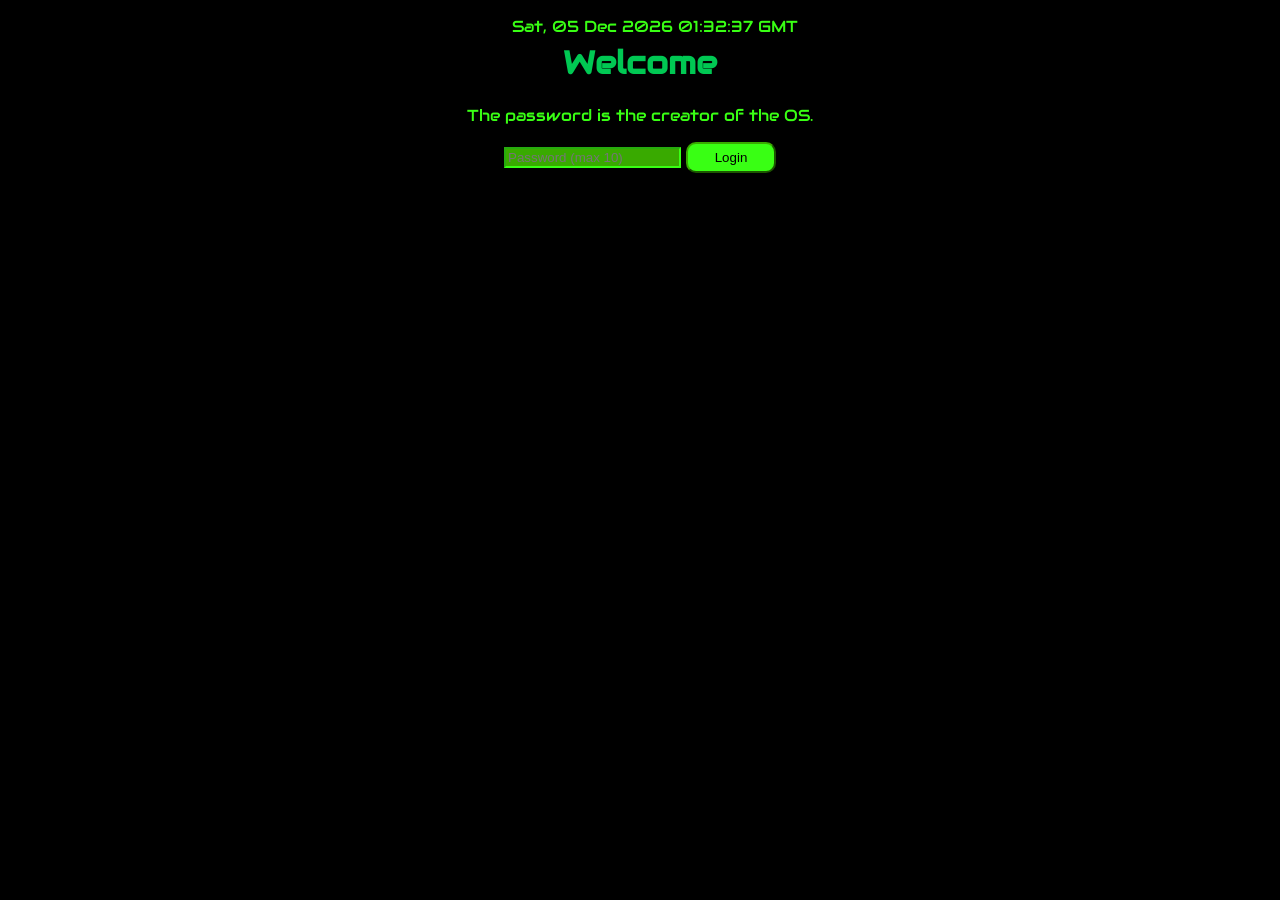
<file: IMPORTANT STUFF/Nuh uh/G-OS Build 13/index.html>
<!DOCTYPE html>
<html>
  <head>
    <link href="https://fonts.googleapis.com/css2?family=Audiowide&display=swap" rel="stylesheet">
    <title>G-OS | Official</title>
    <link rel="stylesheet" href="styles.css" />
  </head>
  <body>
      <br id="timeSeperator">
      <h1 class="title" id="welcome">Welcome</h1>
      <p id="passHint">The password is the creator of the OS.</p>
      <input placeholder="Password (max 10)" id="password" maxlength="10"></input>
      <button id="login" onclick="matchPassword()">Login</button>
      <p id="loggingIn"></p>
      <p id="currentTime"></p>
      <!-- Get Started -->
      <div class="window" id="getStarted">
        <h1>Get started with G-OS</h1>
        <p>Hi, welcome to G-OS, you can do anything, here are things you can do.</p>
        <p>First, you can open any app, to close that specific app, click the icon where it came from. <br> Second, you can log out anytime. <br> Third, you can customize this OS, change the audio, or commands, and etc. <br> Tip: Press F11 (full screen) for a better interface, you can change back by pressing F11 again.</p>
        <p>G-OS Build 13 | Copyright AmadOS ©</p>
        <button onclick="closeWindow(gs)">OK</button>
      </div>
      <!-- Start Menu -->
      <div class="window" id="menu">
        <button onclick="closeWindow(menu)">Close</button>
        <button onclick="shutdown()">Shut Down</button>
        <button onclick="window.location.reload()">Log Out</button>
      </div>
      <!-- Settings -->
      <div class="window" id="settings">
        <h1>Settings</h1>
        <p>Settings only has little options.</p>
        <p>I want G-OS to open these windows on startup: </p>
        <input type="checkbox" id="getStartedCheckbox">Get Started</input>
        <br>
        <input type="checkbox" id="settingsWin">Settings</input>
        <br>
        <h1>Time options</h1>
        <br>
        <input id="setHours"> Set Hours (24 hour format) </input>
        <br>
        <input id="setMinutes"> Set Minutes (24 hour format )</input>
        <br>
        <button onclick="checkStartupOptions()">Save Changes</button>
        <br>
        <button onclick="closeWindow(settingsWindow)">Close</button>
      </div>
      <!-- Taskbar and other windows -->
      <div class="taskbar" id="taskbar">
        <button onclick="startMenu()">Start</button>
        <button onclick="settings()">Settings</button>
        <button onclick="GOSStore()">G-OS Store</button>
        <button onclick="openWindowsWTVDownloader()" id="WWTVD">WWTVD</button>
      </div>
      <!-- OS Store -->
      <div class="window" id="osStore">
        <h1>OS Store</h1>
        <p>Welcome to the OS Store, here you can download apps for G-OS.</p>
        <p>Currently, there are only 2 apps in the store. Please check backfor more when the 13th or 14th build is released.</p>
        <br>
        <button onclick="downloadApp('Bomber')">Download Bomber App</button>
        <p>Not verified</p>
        <br>
        <button onclick="downloadApp('WindowsWTV')">Download Windows WTV Downloader</button>
        <p>Verified</p>
        <br>
        <button onclick="closeWindow(osStore)">Close</button>
      </div>
      <!-- Taskbar Options -->
      <div class="tskOptions" id="taskbarOptions">
        <button onclick="closeWindow(tsko)">Close</button>
        <button onclick="taskManager()">Task Manager</button>
      </div>
      <div class="window" id="taskManagerWindow">
        <h1>Task Manager</h1>
        <p>Recently Opened Applications:</p>
      </div>
      <!-- Windows WTV Downloader Window -->
       <div class="window" id="windowsWTVWindow">
        <h1>Windows WTV Downloader</h1>
        <p>This app allows you to download Windows WTV, an another OS made by AmadOS (MadCode25)</p>
        <button onclick="downloadWindowsWTV()">Download Windows WTV</button>
        <button onclick="closeWindow(windowsWTVWindow)">Close</button>
      </div>
      <script src="script.js"></script>
  </body>
</html>
</file>
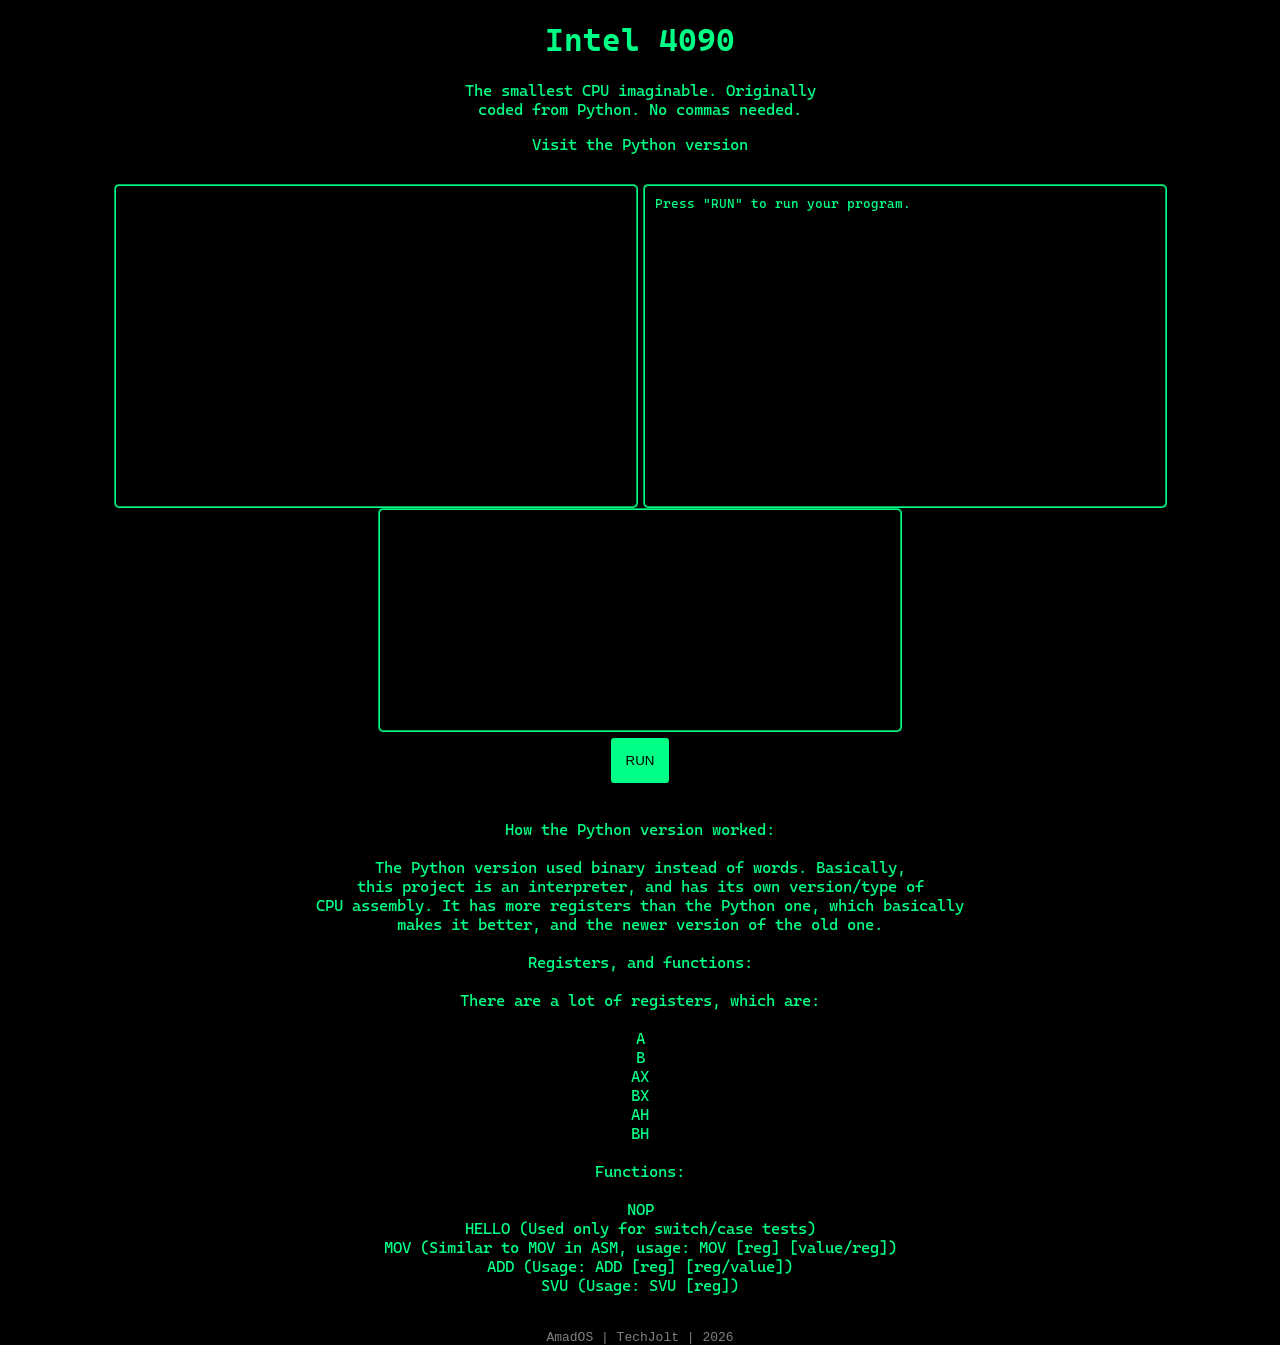
<file: Intel 4090 AOS (v2).htm>
<!DOCTYPE html>
<html>
<head>
<title>Intel 4090 | AOS CPUs</title>

<link rel="preconnect" href="https://fonts.googleapis.com">
<link rel="preconnect" href="https://fonts.gstatic.com" crossorigin>

<link href="https://fonts.googleapis.com/css2?family=Cascadia+Code:ital,wght@0,200..700;1,200..700&family=Fira+Code:wght@300..700&family=Source+Code+Pro:ital,wght@0,200..900;1,200..900&display=swap" rel="stylesheet">

<style>

body{
    background-color: black;
    color: #00FF85;
    text-align: center;
    font-family: "Cascadia Code", monospace;
    margin: 0;
}

.editor{
    display: flex;
    justify-content: center;
    gap: 5px;
    margin-top: 30px;
}

textarea{
    background-color: black;
    color: #00FF85;
    border: 2px groove #00FF85;
    border-radius: 5px;
    resize: none;
    width: 500px;
    height: 300px;
    padding: 10px;
    font-family: "Cascadia Code", monospace;
    outline: none;
}

#codeoutput{
    border-style: groove;
}
button{
    background-color: #00FF85;
    border: 2px solid;
    border-radius: 5px;
    padding: 15px;
}

</style>

</head>

<body>

<h1>Intel 4090</h1>
<p>The smallest CPU imaginable. Originally<br>coded from Python. No commas needed.</p>
<a href="https://github.com/MadCode25/cpu-simulator.4090" style="text-decoration: none; color: #00FF85;">Visit the Python version</a>

<div class="editor">
<textarea id="codearea"></textarea>
<textarea id="codeoutput" readonly>Press "RUN" to run your program.</textarea>
</div>
<textarea readonly style="height: 200px;" id="logs"></textarea>
<br>
<button onclick="run('codearea', 'codeoutput')">RUN</button>
<br><br>
<p>
    How the Python version worked:<br><br>
    The Python version used binary instead of words. Basically,<br>
    this project is an interpreter, and has its own version/type of<br>
    CPU assembly. It has more registers than the Python one, which basically<br>
    makes it better, and the newer version of the old one.<br><br>
    Registers, and functions:<br><br>
    There are a lot of registers, which are:<br><br>
    A<br>
    B<br>
    AX<br>
    BX<br>
    AH<br>
    BH<br><br>
    Functions:<br><br>
    NOP<br>
    HELLO (Used only for switch/case tests)<br>
    MOV (Similar to MOV in ASM, usage: MOV [reg] [value/reg])<br>
    ADD (Usage: ADD [reg] [reg/value])<br>
    SVU (Usage: SVU [reg])<br>
</p>
<br>
<footer style="color: grey; font-family: monospace;">AmadOS | TechJolt | 2026</footer>

<script>
    function run(code, outputarea){

    let codea = document.getElementById(code).value;
    let lines = codea.split("\n");

    let log = document.getElementById("logs");
    let output = document.getElementById(outputarea);

    let oaa = "";
    log.textContent = "";
    let reg = {
        A: 0,
        B: 0,
        AX: 0,
        BX: 0,
        AH: 0,
        BH: 0
    }

    for(let i = 0; i < lines.length; i++){

        let line = lines[i].trim();
        if(line === "") continue;

        let parts = line.split(" ");
        let cmd = parts[0];

        switch(cmd){

    case "NOP":
        oaa += "Did nothing\n";
        log.textContent += "NOP\n";
        break;

    case "HELLO":
        oaa += "Hello there\n";
        log.textContent += "PRINT STRING 'Hello there'\n";
        break;

    case "MOV":
    let opcodea = parts[1];
    let operanda = parts[2];

    if(!(opcodea in reg)){
        oaa += "Invalid register: " + opcodea + "\n";
        break;
    }

    let movVal = isNaN(operanda)
        ? reg[operanda]
        : Number(operanda);

    log.textContent += "MOVING VALUE " + operanda + " TO " + opcodea + "\n";

    reg[opcodea] = movVal;

    break;

    case "ADD":
    let opcodeb = parts[1];
    let operandb = parts[2];

    if(!(opcodeb in reg)){
        oaa += "Invalid register: " + opcodeb + "\n";
        break;
    }

    let addVal = isNaN(operandb)
        ? reg[operandb]
        : Number(operandb);

    log.textContent += "ADDING " + opcodeb + " TO " + operandb + "\n";

    reg[opcodeb] += addVal;

    break;

    case "SVU":
    let opcodec = parts[1];

    if(!(opcodec in reg)){
        oaa += "Invalid register: " + opcodec + "\n";
        break;
    }

    log.textContent += "SHOWING VALUE OF " + opcodec + "\n";
    oaa += reg[opcodec] + "\n";

    break;

    default:
        oaa += "Unknown instruction: " + line + "\n";
        log.textContent += "ILLEGAL INSTRUCTION\n";
        break;
}

    }

    output.value = oaa;

}
</script>
</body>
</html>
</file>
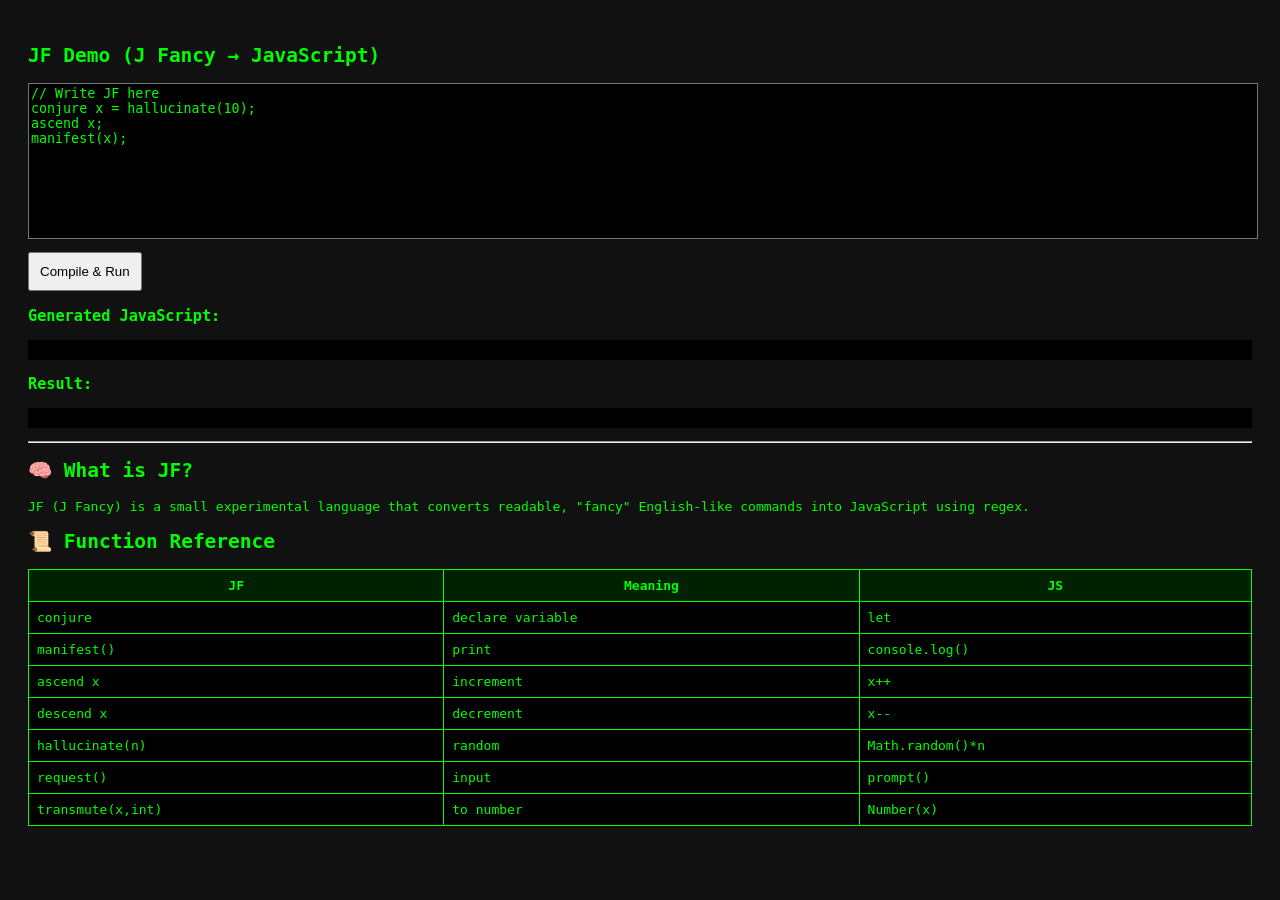
<file: JFancy.html>
<!DOCTYPE html>
<html>
<head>
  <title>JF (J Fancy) Demonstration</title>
  <style>
    body { font-family: monospace; background:#111; color:#0f0; padding:20px; }
    textarea { width:100%; height:150px; background:#000; color:#0f0; resize:none; }
    button { padding:10px; margin-top:10px; }
    pre { background:#000; padding:10px; }
    table { background:#000; color:#0f0; border-collapse: collapse; width:100%; }
    th { background:#020; }
    td, th { padding:8px; border:1px solid #0f0; }
  </style>
</head>
<body>

<h2>JF Demo (J Fancy → JavaScript)</h2>

<textarea id="input">
// Write JF here
conjure x = hallucinate(10);
ascend x;
manifest(x);
</textarea>

<button onclick="run()">Compile & Run</button>

<h3>Generated JavaScript:</h3>
<pre id="output"></pre>

<h3>Result:</h3>
<pre id="result"></pre>

<hr>

<h2>🧠 What is JF?</h2>
<p>
JF (J Fancy) is a small experimental language that converts readable,
"fancy" English-like commands into JavaScript using regex.
</p>

<h2>📜 Function Reference</h2>
<table>
<tr><th>JF</th><th>Meaning</th><th>JS</th></tr>
<tr><td>conjure</td><td>declare variable</td><td>let</td></tr>
<tr><td>manifest()</td><td>print</td><td>console.log()</td></tr>
<tr><td>ascend x</td><td>increment</td><td>x++</td></tr>
<tr><td>descend x</td><td>decrement</td><td>x--</td></tr>
<tr><td>hallucinate(n)</td><td>random</td><td>Math.random()*n</td></tr>
<tr><td>request()</td><td>input</td><td>prompt()</td></tr>
<tr><td>transmute(x,int)</td><td>to number</td><td>Number(x)</td></tr>
</table>

<script>
function transpile(code) {
    return code

        // variables
        .replace(/\bconjure\b/g, "let")

        // output
        .replace(/\bmanifest\s*\(/g, "console.log(")

        // math ops
        .replace(/\bascend\s+(\w+)/g, "$1++")
        .replace(/\bdescend\s+(\w+)/g, "$1--")

        // random
        .replace(/hallucinate\((.*?)\)/g, "(Math.random()*$1)")

        // input
        .replace(/\brequest\s*\(/g, "prompt(")

        // type conversion
        .replace(/transmute\(([^,]+),\s*int\)/g, "Number($1)")
        .replace(/transmute\(([^,]+),\s*string\)/g, "String($1)")

        // 🔥 SAFE oscillate (bounded loop)
        .replace(
/oscillate\s*\(\s*(\w+)\s+between\s+(\d+)\s+and\s+(\d+)\s*\)\s*\{([\s\S]*?)\}/g,
"for (let $1=$2, d=1, __c=0; __c<50; $1+=d, __c++){if($1>=$3)d=-1;if($1<=$2)d=1;$4}"
        );
}

function run() {
    let input = document.getElementById("input").value;
    let js = transpile(input);

    document.getElementById("output").textContent = js;

    let resultBox = document.getElementById("result");
    resultBox.textContent = "";

    // redirect console.log → <pre>
    const originalLog = console.log;
    console.log = function(...args) {
        resultBox.textContent += args.join(" ") + "\n";
    };

    try {
        eval(js);
    } catch (e) {
        resultBox.textContent += "[ERROR] " + e.message;
    }

    console.log = originalLog;
}
</script>

</body>
</html>
</file>
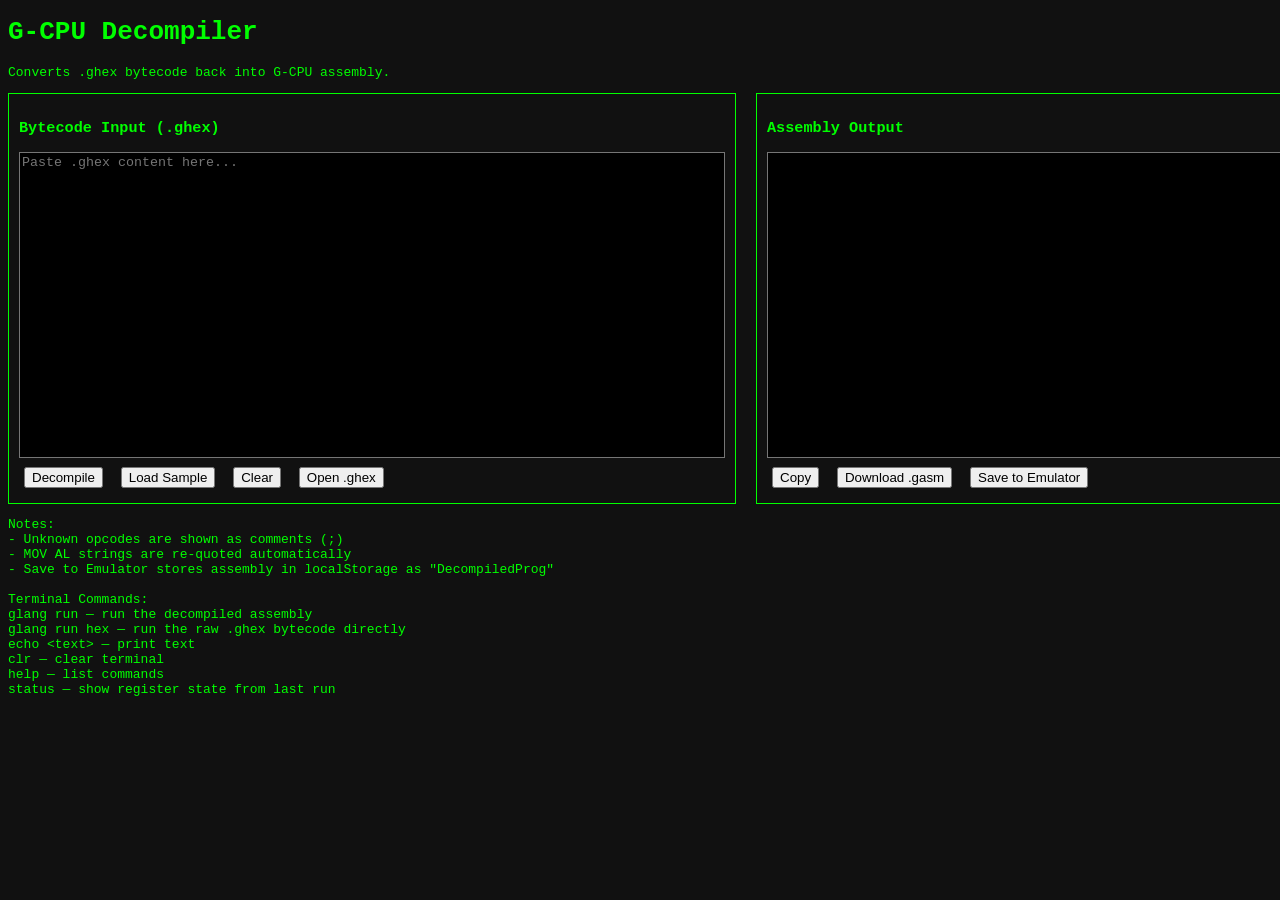
<file: online_viewer_net (3).htm>
<!DOCTYPE html>
<html>

<head>
    <meta charset="UTF-8">
    <title>G-CPU Decompiler</title>

    <style>
        body {
            font-family: monospace;
            background: #111;
            color: #0f0;
        }

        #container {
            display: flex;
            gap: 20px;
        }

        textarea {
            width: 700px;
            height: 300px;
            background: #000;
            color: #0f0;
            resize: none;
        }

        button {
            margin: 5px;
        }

        .box {
            border: 1px solid #0f0;
            padding: 10px;
        }

        #termOutput {
            width: 400px;
            height: 260px;
            background: #000;
            color: #0f0;
            overflow-y: auto;
            padding: 6px;
            border: 1px solid #0f0;
            margin-bottom: 4px;
        }

        #termInputRow {
            display: flex;
            align-items: center;
            gap: 4px;
        }

        #termInput {
            background: #000;
            color: #0f0;
            border: none;
            outline: none;
            font-family: monospace;
            font-size: 14px;
            flex: 1;
            caret-color: #0f0;
        }
    </style>
</head>

<body>
    <h1>G-CPU Decompiler</h1>
    <p>Converts .ghex bytecode back into G-CPU assembly.</p>

    <div id="container">

        <!-- INPUT BOX -->
        <div class="box">
            <h3>Bytecode Input (.ghex)</h3>
            <textarea id="hexIn" placeholder="Paste .ghex content here..."></textarea>
            <br>
            <button onclick="decompile()">Decompile</button>
            <button onclick="loadSample()">Load Sample</button>
            <button onclick="clearAll()">Clear</button>
            <button onclick="loadFile()">Open .ghex</button>
            <input type="file" id="fileInput" accept=".ghex,.txt" style="display:none" onchange="readFile(this)">
        </div>

        <!-- OUTPUT BOX -->
        <div class="box">
            <h3>Assembly Output</h3>
            <textarea id="asmOut" readonly></textarea>
            <br>
            <button onclick="copyAsm()">Copy</button>
            <button onclick="downloadAsm()">Download .gasm</button>
            <button onclick="saveToEmulator()">Save to Emulator</button>
        </div>

        <!-- TERMINAL BOX -->
        <div class="box">
            <h3>Terminal</h3>
            <div id="termOutput"></div>
            <div id="termInputRow">
                <span>G:\&gt;</span>
                <input id="termInput" type="text" autocomplete="off" spellcheck="false" onkeydown="handleKey(event)">
            </div>
        </div>

    </div>

    <p>
        Notes:<br>
        - Unknown opcodes are shown as comments (;)<br>
        - MOV AL strings are re-quoted automatically<br>
        - Save to Emulator stores assembly in localStorage as "DecompiledProg"<br>
        <br>
        Terminal Commands:<br>
        glang run — run the decompiled assembly<br>
        glang run hex — run the raw .ghex bytecode directly<br>
        echo &lt;text&gt; — print text<br>
        clr — clear terminal<br>
        help — list commands<br>
        status — show register state from last run
    </p>

    <script>
        const OPCODE_MAP = {
            "12": "SET", "15": "MOV", "10": "INT", "16": "ADD",
            "17": "SUB", "19": "JMP", "1": "JZ", "4": "JAN", "20": "HLT"
        };

        const REG_MAP = { "0x0": "A", "0xa": "B", "0x3": "AL", "0xf": "AX" };
        const REGS = new Set(["A", "B", "AL", "AX"]);

        let lastRegisters = null;
        let cmdHistory = [];
        let historyIdx = -1;

        function deregister(tok) {
            return REG_MAP[tok.toLowerCase()] || tok;
        }

        function decompileLine(line) {
            line = line.trim();
            if (!line || line.startsWith(";")) return { asm: line, warn: false };

            const spaceIdx = line.indexOf(" ");
            if (spaceIdx === -1) {
                const mnemonic = OPCODE_MAP[line];
                if (!mnemonic) return { asm: "; UNKNOWN OPCODE: " + line, warn: true };
                return { asm: mnemonic, warn: false };
            }

            const opcode = line.substring(0, spaceIdx);
            const rest = line.substring(spaceIdx + 1);
            const mnemonic = OPCODE_MAP[opcode];

            if (!mnemonic) return { asm: "; UNKNOWN OPCODE: " + line, warn: true };

            const restSpace = rest.indexOf(" ");
            if (restSpace === -1) {
                return { asm: mnemonic + " " + deregister(rest), warn: false };
            }

            const firstArg = deregister(rest.substring(0, restSpace));
            const remainder = rest.substring(restSpace + 1);

            if (mnemonic === "MOV" && firstArg === "AL" && !REGS.has(remainder)) {
                return { asm: 'MOV AL "' + remainder + '"', warn: false };
            }

            const allArgs = rest.split(" ").map(deregister);
            return { asm: mnemonic + " " + allArgs.join(" "), warn: false };
        }

        function decompile() {
            const input = document.getElementById("hexIn").value.trim();
            if (!input) {
                document.getElementById("status") && (document.getElementById("status").innerHTML = "Error: No input.");
                return false;
            }

            const lines = input.split("\n");
            const out = [];
            let warnings = 0;

            lines.forEach(line => {
                const result = decompileLine(line);
                if (result.warn) warnings++;
                out.push(result.asm);
            });

            document.getElementById("asmOut").value = out.join("\n");
            return true;
        }

        // ── Assembly interpreter ──────────────────────────────────────────

        function tokenize(line) {
            return line.match(/"[^"]*"|\S+/g) || [];
        }

        function runAssembly(code) {
            let A = 0, B = 0, AL = "", AX = "0x00";
            let PC = 0;
            const program = code.split("\n");
            const MAX_STEPS = 10000;
            let steps = 0;

            while (PC < program.length && steps < MAX_STEPS) {
                steps++;
                const line = program[PC].trim();
                if (!line || line.startsWith(";")) { PC++; continue; }

                const parts = tokenize(line);
                if (!parts.length) { PC++; continue; }

                const op = parts[0];

                if (op === "SET") {
                    if (parts[1] === "A") A = Number(parts[2]);
                    else if (parts[1] === "B") B = Number(parts[2]);
                }
                else if (op === "MOV") {
                    if (parts[1] === "A" && parts[2] === "B") A = B;
                    else if (parts[1] === "B" && parts[2] === "A") B = A;
                    else if (parts[1] === "AL" && parts[2] === "A") AL = String(A);
                    else if (parts[1] === "AL" && parts[2] === "B") AL = String(B);
                    else if (parts[1] === "AL") AL = parts[2].replace(/"/g, "");
                    else if (parts[1] === "AX") AX = parts[2];
                }
                else if (op === "ADD") {
                    let val = parts[2] === "A" ? A : parts[2] === "B" ? B : Number(parts[2]);
                    if (parts[1] === "A") A += val;
                    else if (parts[1] === "B") B += val;
                }
                else if (op === "SUB") {
                    let val = parts[2] === "A" ? A : parts[2] === "B" ? B : Number(parts[2]);
                    if (parts[1] === "A") A -= val;
                    else if (parts[1] === "B") B -= val;
                }
                else if (op === "INT") {
                    if (parts[1] === "0x10") {
                        let color = AX;
                        if (typeof color === "string" && color.startsWith("0x")) color = "#" + color.substring(2);
                        else if (color === "DFC" || color === "def") color = "#00ff00";
                        termPrint('<span style="color:' + color + '">' + AL + '</span>');
                    }
                    else if (parts[1] === "0x11") { termPrint(String(A)); }
                    else if (parts[1] === "0x0F") { A += 1; }
                    else if (parts[1] === "0x1A") { let v = prompt("Input:"); A = Number(v); }
                    else if (parts[1] === "0x1B") { let v = prompt("Input:"); B = Number(v); }
                    else { termPrint('<span style="color:#f44">Error: Invalid interrupt ' + parts[1] + '</span>'); break; }
                }
                else if (op === "JMP") { PC = Number(parts[1]); continue; }
                else if (op === "JZ")  { if (A === 0) { PC = Number(parts[1]); continue; } }
                else if (op === "JAN") { if (A === Number(parts[1])) { PC = Number(parts[2]); continue; } }
                else if (op === "HLT") { break; }

                PC++;
            }

            if (steps >= MAX_STEPS) termPrint('<span style="color:#f44">Error: max steps reached (infinite loop?)</span>');

            lastRegisters = { A, B, AL, AX };
        }

        // ── .ghex direct runner ───────────────────────────────────────────

        function runGhex(code) {
            // decompile on the fly then run
            const lines = code.split("\n");
            const out = [];
            lines.forEach(line => out.push(decompileLine(line).asm));
            runAssembly(out.join("\n"));
        }

        // ── Terminal ──────────────────────────────────────────────────────

        function termPrint(html) {
            const t = document.getElementById("termOutput");
            t.innerHTML += html + "<br>";
            t.scrollTop = t.scrollHeight;
        }

        function handleKey(e) {
            const input = document.getElementById("termInput");

            if (e.key === "Enter") {
                const cmd = input.value.trim();
                input.value = "";
                if (!cmd) return;

                cmdHistory.unshift(cmd);
                historyIdx = -1;

                termPrint("G:\\&gt; " + cmd);
                runCommand(cmd);
            }

            if (e.key === "ArrowUp") {
                if (historyIdx < cmdHistory.length - 1) historyIdx++;
                input.value = cmdHistory[historyIdx] || "";
                e.preventDefault();
            }

            if (e.key === "ArrowDown") {
                if (historyIdx > 0) historyIdx--;
                else historyIdx = -1;
                input.value = historyIdx >= 0 ? cmdHistory[historyIdx] : "";
                e.preventDefault();
            }
        }

        function runCommand(cmd) {
            const parts = cmd.trim().split(" ");
            const base = parts[0].toLowerCase();

            if (cmd.toLowerCase() === "glang run") {
                const asm = document.getElementById("asmOut").value.trim();
                if (!asm) {
                    termPrint('<span style="color:#f44">No assembly loaded. Run Decompile first.</span>');
                    return;
                }
                termPrint("Running assembly...");
                runAssembly(asm);
                termPrint(`<span style='color:gray'>>--- Program Successfully Ran ---<</span>`);
            }

            else if (cmd.toLowerCase() === "glang run hex") {
                const hex = document.getElementById("hexIn").value.trim();
                if (!hex) {
                    termPrint('<span style="color:#f44">No .ghex input loaded.</span>');
                    return;
                }
                termPrint("Running .ghex directly...");
                runGhex(hex);
                termPrint(`<span style='color:gray'>>--- Program Successfully Ran ---<</span>`);
            }

            else if (base === "echo") {
                termPrint(parts.slice(1).join(" "));
            }

            else if (base === "clr" || base === "clear") {
                document.getElementById("termOutput").innerHTML = "";
            }

            else if (base === "help") {
                termPrint("Commands:");
                termPrint("  glang run      — run decompiled assembly");
                termPrint("  glang run hex  — run raw .ghex bytecode");
                termPrint("  echo &lt;text&gt;   — print text");
                termPrint("  clr            — clear terminal");
                termPrint("  status         — show last register state");
                termPrint("  help           — show this list");
            }

            else if (base === "status") {
                if (!lastRegisters) {
                    termPrint("No program has been run yet.");
                } else {
                    const r = lastRegisters;
                    termPrint("A:  " + r.A);
                    termPrint("B:  " + r.B);
                    termPrint("AL: " + r.AL);
                    termPrint("AX: " + r.AX);
                }
            }

            else {
                termPrint('<span style="color:#f44">Unknown command: ' + base + '. Type "help" for commands.</span>');
            }
        }

        // ── Other buttons ─────────────────────────────────────────────────

        function clearAll() {
            document.getElementById("hexIn").value = "";
            document.getElementById("asmOut").value = "";
        }

        function copyAsm() {
            const v = document.getElementById("asmOut").value;
            if (!v) return;
            navigator.clipboard.writeText(v);
            termPrint("Assembly copied to clipboard.");
        }

        function downloadAsm() {
            const v = document.getElementById("asmOut").value;
            if (!v) return;
            const a = document.createElement("a");
            a.href = URL.createObjectURL(new Blob([v], { type: "text/plain" }));
            a.download = "program.gasm";
            document.body.appendChild(a);
            a.click();
            document.body.removeChild(a);
        }

        function saveToEmulator() {
            const v = document.getElementById("asmOut").value;
            if (!v) return;
            localStorage.setItem("DecompiledProg", v);
            termPrint('Saved to localStorage as "DecompiledProg".');
        }

        function loadFile() {
            document.getElementById("fileInput").click();
        }

        function readFile(input) {
            const file = input.files[0];
            if (!file) return;
            const reader = new FileReader();
            reader.onload = e => {
                document.getElementById("hexIn").value = e.target.result;
                termPrint("Loaded: " + file.name);
            };
            reader.readAsText(file);
        }

        function loadSample() {
            document.getElementById("hexIn").value =
`15 0xF 0xFF0000
15 0x3 This text is Red
10 0x10
15 0xF 0x000FFF
15 0x3 This text is Blue
10 0x10
15 0xF DFC
15 0x3 Back to Green
10 0x10
12 0x0 6
16 0x0 2
15 0x3 Wow, 8 is coming!
10 0x10
10 0x11
20`;
            termPrint("Sample loaded.");
        }

        // focus terminal input on click anywhere in terminal box
        document.addEventListener("DOMContentLoaded", () => {
            document.getElementById("termOutput").addEventListener("click", () => {
                document.getElementById("termInput").focus();
            });
            termPrint('TinBIOS Terminal. Type "help" for commands.');
        });
    </script>

</body>

</html>
</file>
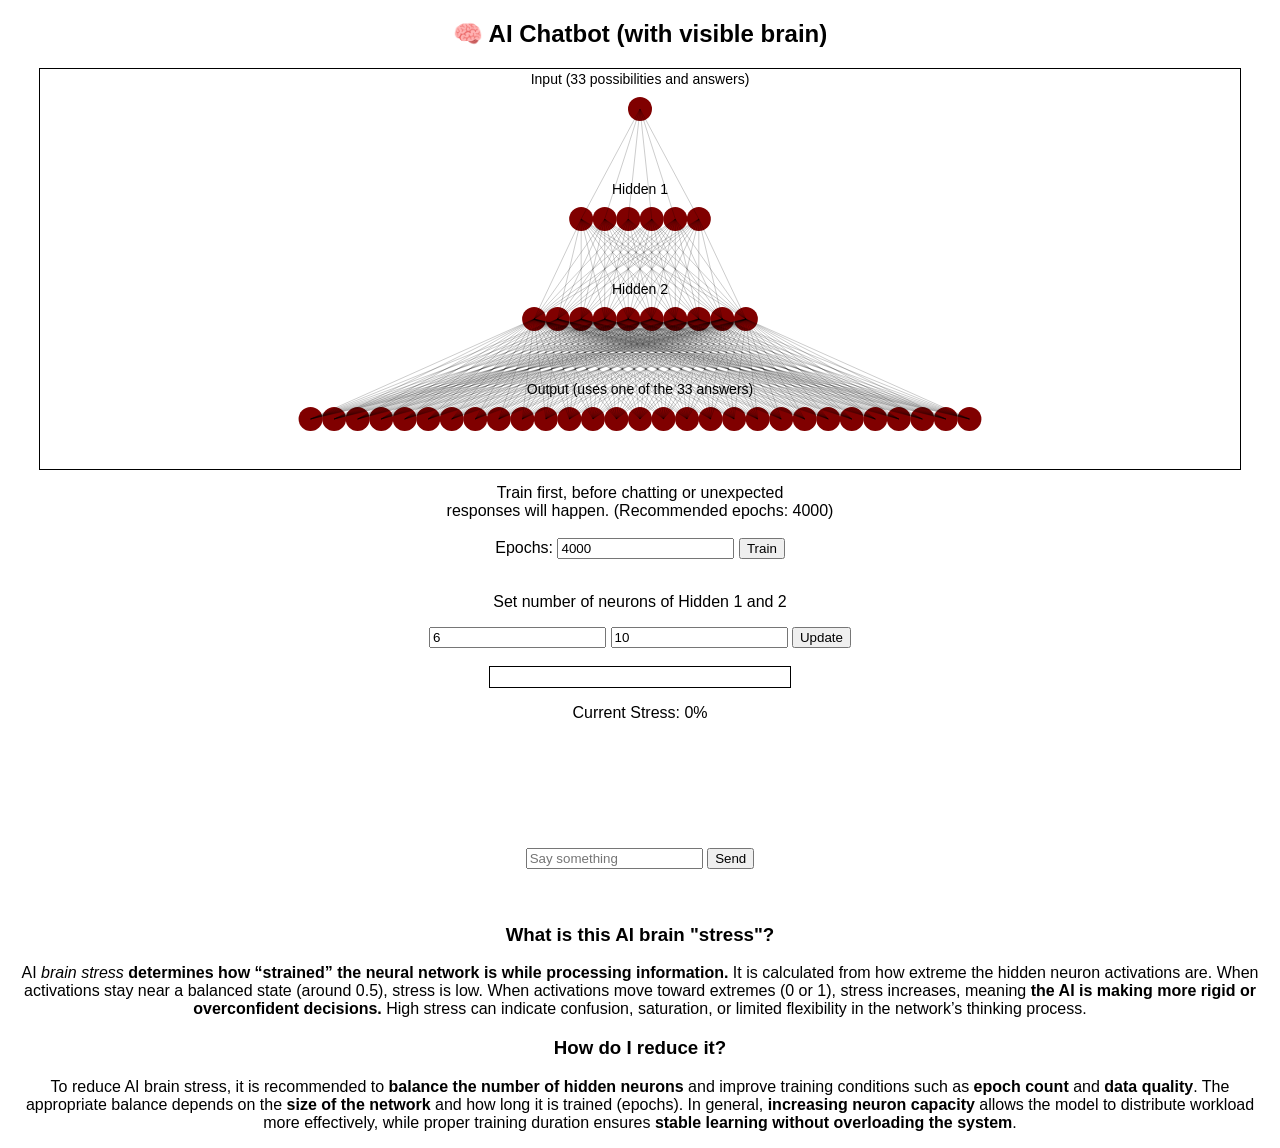
<file: visai.html>
<!DOCTYPE html>
<html>
<head>
<meta charset="UTF-8">
<title>AI Chatbot Brain</title>
<style>
body { font-family: Arial; text-align: center; }
canvas { border: 1px solid black; margin-bottom: 10px; }
#chat { margin: 10px; min-height: 100px; }
</style>
</head>
<body>

<h2>🧠 AI Chatbot (with visible brain)</h2>

<canvas id="brain" width="1200" height="400"></canvas><br>
Train first, before chatting or unexpected
<br>responses will happen. (Recommended epochs: 4000)
<br><br>

Epochs: <input type="number" id="epochs" value="4000">
<button onclick="train()">Train</button>
<br><br>
<p>Set number of neurons of Hidden 1 and 2</p>
<input id="h1v" placeholder="Hidden 1" value="6">
<input id="h2v" placeholder="Hidden 2" value="10">
<button onclick="updateHiddenValues()">Update</button>
<br><br>
<div style="width:300px; border:1px solid black; margin:auto;">
  <div id="stressBar" style="height:20px; width:0%; background:red;"></div>
</div>
<p id="stressText">Current Stress: 0%</p>

<div id="chat"></div>
<input id="input" placeholder="Say something">
<button onclick="send()">Send</button>
<br><br><br>
<h3>What is this AI brain "stress"?</h3>
<p>
AI <i>brain stress</i> <strong>determines how “strained” the neural network is while processing information.</strong> It is calculated from how extreme the hidden neuron activations are. When activations stay near a balanced state (around 0.5), stress is low. When activations move toward extremes (0 or 1), stress increases, meaning <strong>the AI is making more rigid or overconfident decisions.</strong> High stress can indicate confusion, saturation, or limited flexibility in the network’s thinking process.
</p>
<h3>How do I reduce it?</h3>
<p>
To reduce AI brain stress, it is recommended to <strong>balance the number of hidden neurons</strong> and improve training conditions such as <strong>epoch count</strong> and <strong>data quality</strong>. The appropriate balance depends on the <strong>size of the network</strong> and how long it is trained (epochs). In general, <strong>increasing neuron capacity</strong> allows the model to distribute workload more effectively, while proper training duration ensures <strong>stable learning without overloading the system</strong>.
</p>

<script>
// -------- DATA --------
let trainingData = [
    ["hello", "hi"],
    ["hi", "hello"],
    ["how are you", "i am fine"],
    ["who made you", "i was made by AmadOS."],
    ["who is your owner", "CJM4(FB)/MadCode25(GITHUB)"],
    ["what are you", "i am an ancestor of all ai chatbots today."],
    ["what are epochs", "the number of times i fix my mistakes, or think."],
    ["what are epoch", "the number of times i fix my mistakes, or think."],
    ["what are you doing", "nothing, just scanning your input, think, and responding."],
    ["youre dumb", "i'm not, i just use something called 'bag of words' to think.\nSo i only have a limited number of responses."],
    ["wrong", "oh, sorry, please tell me what it means."],
    ["you're dumb", "i'm not, i just use something called 'bag of words' to think.\nSo i only have a limited number of responses."],
    ["youre stupid", "i'm not, i just use something called 'bag of words' to think.\nSo i only have a limited number of responses."],
    ["you're stupid", "i'm not, i just use something called 'bag of words' to think.\nSo i only have a limited number of responses."],
    ["what do you do", "respond."],
    ["who is better or ", "depends."],
    ["you're cool", "thanks."],
    ["who's the owner of AmadOS", "owner was: CJM4"],
    ["do you have github", "no, i currently don't. But maybe soon."],
    ["what is ", "i do not know, since i can't search the web."],
    ["what is your name","i do not have a name, but for my model it's Rubbot 3.6 (v0.1.5)."],
    ["how do i get code of you", "i'm guessing CJM4 would say no."],
    ["source code", "nope."],
    ["what's your github", "https://github.com/MadCode25/neural-network-rubbot-4"],
    ["what does mean", "i dunno."],
    ["how stressed are you", "if you mean in my terms, check the bottom. But if in\nreal brains, i don't have that kind of stress."],
    ["what is brain stress", "in my terms, it just determines how saturated/overworked my neurons are.\nBut if in real brain terms, it's just anxiety i think."],
    ["what's your purpose", "i don't... exactly know. Maybe an experiment."],
    ["do you know ", "well i do not but maybe my owner does. (CJM4)"],
    ["make me a ", "i don't know how to make that yet."],
    ["who is gay", "maybe your dad."],
    ["tell me jokes", "i cannot tell jokes since i do not have a list for that."],
    ["bye", "goodbye."]
];

let posibs = trainingData.length;

let neuronPositions = {
    input: [],
    h1: [],
    h2: [],
    out: []
};

let lastHidden1 = [];
let lastHidden2 = [];
let lastOutput = [];

let h1v = document.getElementById("h1v").value;
let h2v = document.getElementById("h2v").value;

// Build vocab
let vocab = [...new Set(trainingData.flatMap(p => p[0].split(" ")))];
let responses = [...new Set(trainingData.map(p => p[1]))];

// -------- TEXT --------
function clean(text) {
    return text.toLowerCase().replace(/[^\w\s]/g, "");
}

function vectorize(text) {
    let words = clean(text).split(" ");
    return vocab.map(w => words.includes(w) ? 1 : 0);
}

function responseVector(resp) {
    return responses.map(r => r === resp ? 1 : 0);
}

// -------- NETWORK --------
let inputSize = vocab.length;
let hiddenSize = h1v;
let hiddenSize2 = h2v;
let outputSize = responses.length;

let W1 = Array.from({length: inputSize}, () =>
    Array.from({length: hiddenSize}, () => Math.random()*2-1)
);

let W2 = Array.from({length: hiddenSize}, () =>
    Array.from({length: hiddenSize2}, () => Math.random()*2-1)
);

let W3 = Array.from({length: hiddenSize2}, () =>
    Array.from({length: outputSize}, () => Math.random()*2-1)
);

function sigmoid(x) {
    return 1 / (1 + Math.exp(-x));
}

function sigmoidDeriv(x) {
    return x * (1 - x);
}

// functions to determine neuron "stress"/overload/overwork
function layerStress(layer) {
    return layer.reduce((sum, val) =>
        sum + Math.abs(val - 0.5) * 2, 0
    ) / layer.length;
}

function updateStressUI(stress) {
    let percent = Math.floor(stress * 100);

    let bar = document.getElementById("stressBar");
    let text = document.getElementById("stressText");

    bar.style.width = percent + "%";

    // color gradient
    bar.style.background =
        percent < 30 ? "green" :
        percent < 70 ? "orange" :
        "red";

    text.innerText = "Stress: " + percent + "%";
}

// set value of hiddens
function updateHiddenValues(){
    h1v = parseInt(document.getElementById("h1v").value);
    h2v = parseInt(document.getElementById("h2v").value);

    hiddenSize = h1v;
    hiddenSize2 = h2v;

    // REBUILD WEIGHTS
    W1 = Array.from({length: inputSize}, () =>
        Array.from({length: hiddenSize}, () => Math.random()*2-1)
    );

    W2 = Array.from({length: hiddenSize}, () =>
        Array.from({length: hiddenSize2}, () => Math.random()*2-1)
    );

    W3 = Array.from({length: hiddenSize2}, () =>
        Array.from({length: outputSize}, () => Math.random()*2-1)
    );

    drawBrain(); // redraw with new structure
}

// -------- TRAIN --------
async function train() {
    let epochs = parseInt(document.getElementById("epochs").value);
    typeResponse("Bot: I am currently being trained, please wait...");

    let batchSize = 20;

    for (let e = 0; e < epochs; e += batchSize) {

        for (let b = 0; b < batchSize && (e + b) < epochs; b++) {

            for (let [inpText, outText] of trainingData) {

                let inp = vectorize(inpText);
                let target = responseVector(outText);

                // ---- FORWARD ----
                let hidden1 = W1[0].map((_, j) =>
                    sigmoid(inp.reduce((sum, v, i) => sum + v * W1[i][j], 0))
                );

                let hidden2 = W2[0].map((_, j) =>
                    sigmoid(hidden1.reduce((sum, v, i) => sum + v * W2[i][j], 0))
                );

                let output = W3[0].map((_, j) =>
                    sigmoid(hidden2.reduce((sum, v, i) => sum + v * W3[i][j], 0))
                );

                lastHidden1 = hidden1;
                lastHidden2 = hidden2;
                lastOutput = output;

                // ---- BACKWARD ----
                let dOutput = output.map((o, i) =>
                    (target[i] - o) * sigmoidDeriv(o)
                );

                let dHidden2 = hidden2.map((h, i) =>
                    dOutput.reduce((sum, d, j) => sum + d * W3[i][j], 0) * sigmoidDeriv(h)
                );

                let dHidden1 = hidden1.map((h, i) =>
                    dHidden2.reduce((sum, d, j) => sum + d * W2[i][j], 0) * sigmoidDeriv(h)
                );

                // ---- UPDATE ----
                for (let i = 0; i < hiddenSize2; i++) {
                    for (let j = 0; j < outputSize; j++) {
                        W3[i][j] += 0.1 * dOutput[j] * hidden2[i];
                    }
                }

                for (let i = 0; i < hiddenSize; i++) {
                    for (let j = 0; j < hiddenSize2; j++) {
                        W2[i][j] += 0.1 * dHidden2[j] * hidden1[i];
                    }
                }

                for (let i = 0; i < inputSize; i++) {
                    for (let j = 0; j < hiddenSize; j++) {
                        W1[i][j] += 0.1 * dHidden1[j] * inp[i];
                    }
                }
            }
        }

        // update UI ONCE per batch
        let stress1 = layerStress(lastHidden1);
        let stress2 = layerStress(lastHidden2);
        updateStressUI((stress1 + stress2) / 2);

        // longer pause
        await sleep(10);
        }

    drawBrain();
    typeResponse("Bot: I'm trained, type something.")
}

// -------- UTILS --------
function sleep(ms) {
    return new Promise(resolve => setTimeout(resolve, ms));
}

// -------- THINKING --------
let thinkingLine = null;

async function thinkingAnimation() {
    let chat = document.getElementById("chat");

    thinkingLine = document.createElement("div");
    chat.appendChild(thinkingLine);

    let steps = ["Thinking.", "Thinking..", "Thinking..."];

    for (let s of steps) {
        thinkingLine.innerText = "Bot: " + s;
        await sleep(400);
    }

    chat.removeChild(thinkingLine);
}

// flow

async function animateFlow(from, to){
    let canvas = document.getElementById("brain");
    let ctx = canvas.getContext("2d");
    let steps = 20;

    for (let s = 0; s <= steps; s++) {
        drawBrain(lastHidden1, lastHidden2, lastOutput);

        let t = s / steps;

        for (let a of neuronPositions[from]) {
            for (let b of neuronPositions[to]) {

                let x = a.x + (b.x - a.x) * t;
                let y = a.y + (b.y - a.y) * t;

                ctx.beginPath();
                ctx.arc(x, y, 4, 0, 2*Math.PI);
                ctx.fillStyle = "blue";
                ctx.fill();
            }
        }

        await sleep(20);
    }
}

// -------- TYPE EFFECT --------
async function typeResponse(text) {
    let chat = document.getElementById("chat");
    let line = document.createElement("div");
    chat.appendChild(line);

    let display = "Bot: ";
    for (let char of text) {
        display += char;
        line.innerText = display;
        await sleep(40);
    }
}

// -------- CHAT --------
async function send() {
    let text = document.getElementById("input").value;
    let inp = vectorize(text);

    addChat("You: " + text);

    if (inp.reduce((a,b)=>a+b,0) === 0) {
        await thinkingAnimation();
        await typeResponse("I don't understand.");
        return;
    }

    await thinkingAnimation();

let hidden1 = W1[0].map((_, j) =>
    sigmoid(inp.reduce((sum, v, i) => sum + v * W1[i][j], 0))
);

let hidden2 = W2[0].map((_, j) =>
    sigmoid(hidden1.reduce((sum, v, i) => sum + v * W2[i][j], 0))
);

let output = W3[0].map((_, j) =>
    sigmoid(hidden2.reduce((sum, v, i) => sum + v * W3[i][j], 0))
);

    await drawStep(hidden1, hidden2, output);
    
    await animateFlow("input", "h1");
    await animateFlow("h1", "h2");
    await animateFlow("h2", "out");

    let maxIndex = output.indexOf(Math.max(...output));

    await typeResponse(responses[maxIndex]);
}

// -------- UI --------
function addChat(text) {
    let div = document.getElementById("chat");
    div.innerHTML += text + "<br>";
}

// -------- DRAW --------
async function drawStep(hidden1, hidden2, output) {
    drawBrain(hidden1 || [], hidden2 || [], output || []);
    await sleep(500);
}





function drawBrain(hidden1=[], hidden2=[], output=[]) {
    let canvas = document.getElementById("brain");
    let ctx = canvas.getContext("2d");

    ctx.clearRect(0, 0, canvas.width, canvas.height);

    let inputY = 40;
    let hidden1Y = 150;
    let hidden2Y = 250;
    let outputY = 350;

    let spacing = 1200 / (Math.max(inputSize, hiddenSize, hiddenSize2, outputSize) + 1);

    function drawLayer(count, y, values = [], storeKey) {
    let layerWidth = spacing * (count - 1);
    let startX = (canvas.width - layerWidth) / 2;

    neuronPositions[storeKey] = [];

    for (let i = 0; i < count; i++) {
        let x = startX + i * spacing;
        let val = (values[i] !== undefined) ? values[i] : 0.5;

        neuronPositions[storeKey].push({x, y});

        ctx.beginPath();
        ctx.arc(x, y, 12, 0, 2 * Math.PI);
        ctx.fillStyle = `rgb(${val * 255},0,0)`;
        ctx.fill();
    }
}

    drawLayer(1, inputY, [], "input");
    drawLayer(hiddenSize, hidden1Y, hidden1, "h1");
    drawLayer(hiddenSize2, hidden2Y, hidden2, "h2");
    drawLayer(outputSize, outputY, output, "out");

    function connect(fromCount, toCount, y1, y2) {
    let fromWidth = spacing * (fromCount - 1);
    let toWidth = spacing * (toCount - 1);

    let fromStart = (canvas.width - fromWidth) / 2;
    let toStart = (canvas.width - toWidth) / 2;

    for (let i = 0; i < fromCount; i++) {
        for (let j = 0; j < toCount; j++) {
            ctx.beginPath();
            ctx.moveTo(fromStart + i * spacing, y1);
            ctx.lineTo(toStart + j * spacing, y2);
            ctx.strokeStyle = "rgba(0,0,0,0.2)";
            ctx.stroke();
        }
    }
}

    ctx.fillStyle = "black";
    ctx.font = "14px Arial";
    ctx.textAlign = "center";

    // Input label
    ctx.fillText(`Input (${posibs} possibilities and answers)`, canvas.width / 2, inputY - 25);

    // Hidden layers
    ctx.fillText("Hidden 1", canvas.width / 2, hidden1Y - 25);
    ctx.fillText("Hidden 2", canvas.width / 2, hidden2Y - 25);

    // Output
    ctx.fillText(`Output (uses one of the ${posibs} answers)`, canvas.width / 2, outputY - 25);

    connect(1, hiddenSize, inputY, hidden1Y);
    connect(hiddenSize, hiddenSize2, hidden1Y, hidden2Y);
    connect(hiddenSize2, outputSize, hidden2Y, outputY);
}

// initial draw
drawBrain();
</script>

</body>
</html>
</file>
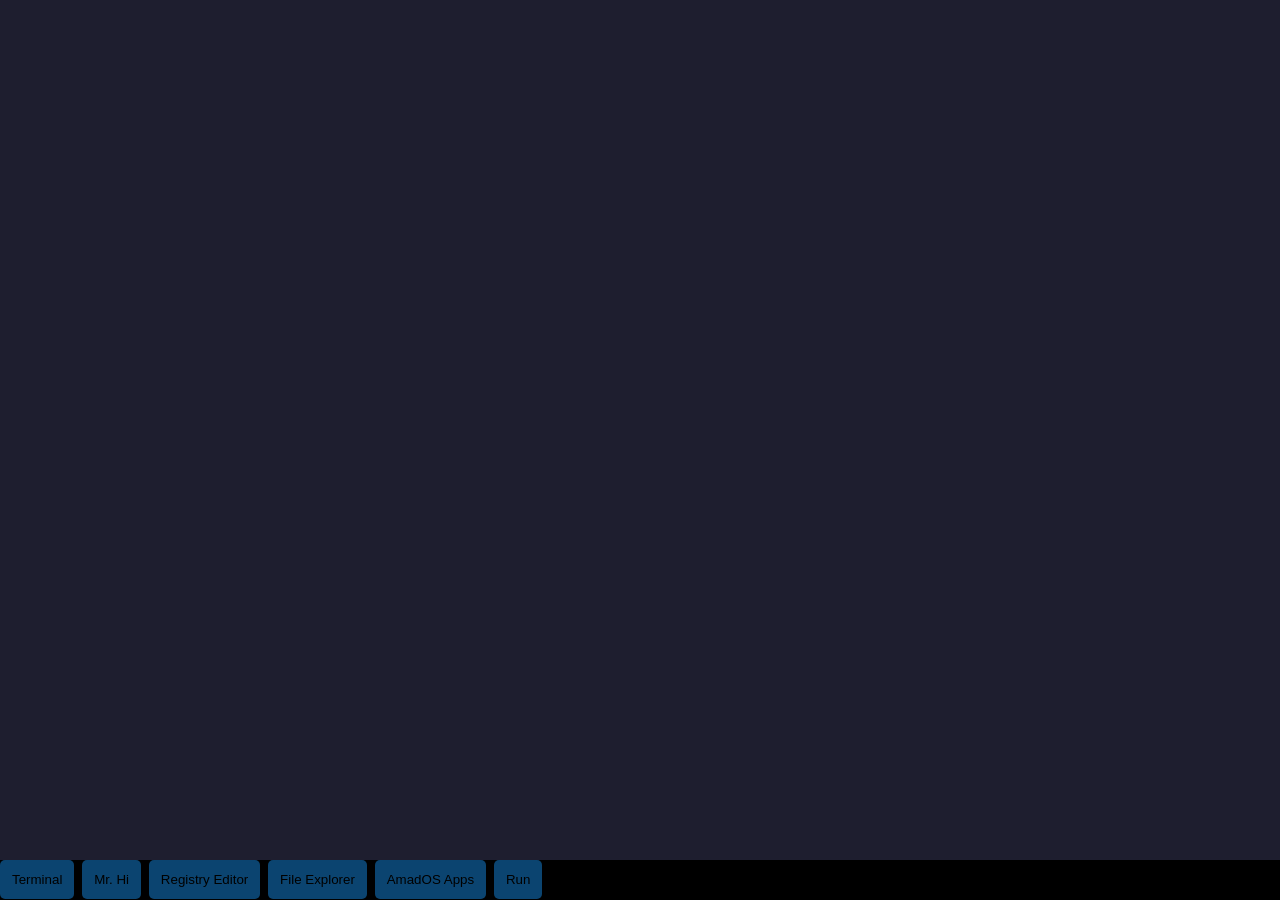
<file: Windows2010.htm>
<!DOCTYPE HTML>
<html>
<head>
    <title>Windows 2010</title>
    <style>
        body{
            margin:0;
            overflow:hidden;
            font-family:monospace;
        }

        #desktop{
            width:100vw;
            height:100vh;
            background:#1e1e2f;
            position:relative;
        }

        #taskbar{
            position:absolute;
            bottom:0;
            width:100%;
            height:40px;
            background:black;
        }
        
        #explorer-path{
            background-color: #eee;
            border: 2px solid #aaa;
            height: 13px;
        }

        #explorer-files{
            background-color: #eee;
            border: 1px solid #aaa;
            max-height: 300px;
            height: 250px;

        }

        button {
            padding: 12px;
            background-color: #0b4470;
            border-radius: 5px;
            border: none;
            cursor:pointer;
        }

        .window{
            position:absolute;
            top:100px;
            left:100px;
            background:white;
            border:2px solid black;
            z-index:1;
        }

        .titlebar{
            background:#444;
            color:white;
            user-select: none;
            padding:5px;
        }
        

        .content{
            padding:10px;
        }

        .close{
            float:right;
            background:red;
            color:white;
            border:none;
            cursor:pointer;
            padding:2px 6px;
            font-size:12px;
            line-height:1;
        }

        .regedit{
            display:flex;
            height:100%;
            font-size:13px;
        }

        .regtree{
            width:200px;
            background:#eee;
            border-right:1px solid #aaa;
            padding:5px;
        }

        .regvalues{
            flex:1;
            padding:10px;
        }

        .regkey{
            cursor:pointer;
            padding:2px;
        }

        .regkey:hover{
            background:#cce5ff;
        }
        
        #terminal-output {
            height: 100px;
            overflow-y: scroll;
            padding: 10px;
            background-color: black;
        }
        #terminal-input-container {
            padding: 10px;
        }
        #terminal-input {
            background-color: black;
            color: green;
            border: none;
            outline: none;
            width: calc(100% - 20px);   
        }
    </style>
</head>
<body>
<div id="desktop"></div>

<div id="taskbar">
    <button onclick="openApp('Terminal')">Terminal</button>
    <button onclick="openApp('MrHi')">Mr. Hi</button>
    <button onclick="openApp('RegEdit')">Registry Editor</button>
    <button onclick="openApp('Explorer')">File Explorer</button>
    <button onclick="openApp('AmadOS Apps')">AmadOS Apps</button>
    <button onclick="openApp('SpeedRun')">Run</button>
</div>

<script>
let currentWindow = null;
let offsetX = 0, offsetY = 0;
let currRegKey = null;

const desktop = document.getElementById("desktop");


/* =========================
   SYSTEM FILE RUNNER
========================= */

function runFile(path){

    let folder = filesystem;

    for(let p of path){

        if(!folder[p]){
            createWindow(
                "System Error",
                `Missing system file:<br>${path.join("/")}`,
                "syserr",
                300,
                150
            );
            return;
        }

        folder = folder[p];
    }

    if(typeof folder === "function"){
        folder();
    }

    else if(typeof folder === "string"){
        createWindow(path[path.length-1], `<pre>${folder}</pre>`, "txt", 300, 200);
    }
}


/* =========================
   REGISTRY
========================= */

const aasc = `
<div style="text-align: center;">
<h1>Welcome!</h1>
</div>
<div style="background-color: #eee; border: 2px solid #aaa; text-align: center; overflow: scroll; height: 340px;">
<h1>What app do you want to get?</h1>
Note that some of these<br>apps are developed by AmadOS itself.<br><br>
<button onclick="openAppDetails('acm')" id='acm'>ACM</button>
</div>
`;

const terminal = `
<div id="terminal-output"></div>
<div id="terminal-input-container">
<span style="color: green;">></span>
<input type="text" id="terminal-input" autofocus>
</div>
`;

let registry = {

HKEY_WINDOW:{

Terminal:{
width:300,
height:200,
content:terminal
},

MrHi:{
width:400,
height:150,
content:`<h2>Mr. Hi says hi</h2>`
},

SpeedRun:{
width:350,
height:160,
content:`
<p>Type the name of a program, and Windows will open it for you.</p>
<input id="program">
<button onclick="openApp(document.getElementById('program').value)">Run</button>
`
},

"AmadOS Apps":{
width:650,
height:500,
content:aasc
}

},

HKEY_DESKTOP:{
BG:{r:30,g:30,b:47}
}

};



let filesystem = {

"C:":{

/* =========================
   SYSTEM FILES
========================= */

System:{

System32:{

/* core boot files */

"boot.sys":()=>bootSystem(),

"kernel.dll":()=>console.log("Kernel loaded"),

"ui.dll":()=>console.log("UI library loaded"),

"explorer.dll":()=>console.log("Explorer engine loaded"),

"registry.dll":()=>console.log("Registry engine loaded"),

"fs.dll":()=>console.log("Filesystem driver loaded"),


/* system utilities */

"package_mg.exe":{
depends:[
["C:","System","System32","ui.dll"]
],
run:()=>openApp("AmadOS Apps")
},

"regedit.exe":{
depends:[
["C:","System","System32","ui.dll"],
["C:","System","System32","registry.dll"]
],
run:()=>openApp("RegEdit")
}

}

},

/* =========================
   PROGRAMS
========================= */

Programs:{

"explorer.exe":{
depends:[
["C:","System","System32","explorer.dll"],
["C:","System","System32","ui.dll"],
["C:","System","System32","fs.dll"]
],
run:()=>openApp("Explorer")
},

"terminal.exe":{
depends:[
["C:","System","System32","ui.dll"]
],
run:()=>openApp("Terminal")
},

"mrhi.exe":{
depends:[
["C:","System","System32","ui.dll"]
],
run:()=>openApp("MrHi")
}

},

/* =========================
   USERS
========================= */

Users:{

guest:{

"readme.txt":`Welcome to Windows 2010!

This is your home folder.
Use Explorer to navigate files.`,

Downloads:{

"update.log":`March 10 2026 - Windows 2010 created
March 11 2026 - Added Explorer
March 12 2026 - Added registry keys
March 13 2026 - Added dependency system`

},
"IMPORTANT": `Crazygame's Pass and Username:<br>LOLZER.4hx (username)<br>wowitis19 (password)<br><br>Link to AOSCGL:<br>https://www.programiz.com<br>/online-compiler/<br>5xlGwX8C5rDBB<br>New: https://www.programiz.com<br>/online-compiler/<br>39JxaqjdXiZoS`

}

},

/* =========================
   OPTIONAL WINDOWS STYLE
========================= */

Windows:{

System32:{

"notepad.exe":{
depends:[
["C:","System","System32","ui.dll"]
],
run:()=>createWindow("Notepad","<textarea style='width:100%;height:90%'></textarea>","notepad",400,300)
}

}

}

}

};

let currentPath=["C:"];



/* =========================
   PROGRAM RUNNER
========================= */

function runProgram(file){

if(file.depends){

for(let dep of file.depends){

let folder=filesystem;

for(let p of dep){

if(!folder[p]){

createWindow(
"Program Error",
`Missing dependency:<br>${dep.join("/")}`,
"err",
300,
150
);

return;
}

folder=folder[p];
}

if(typeof folder==="function"){
folder();
}

}

}

file.run();

}



/* =========================
   WINDOW SYSTEM
========================= */

function createWindow(title,content,id,w,h){

let win=document.createElement("div");
win.className="window";
win.id="win-"+id;

win.style.width=w+"px";
win.style.height=h+"px";

win.innerHTML=`
<div class="titlebar">
${title}
<button class="close">X</button>
</div>
<div class="content">${content}</div>
`;

desktop.appendChild(win);

win.querySelector(".close").onclick=()=>win.remove();

let titlebar=win.querySelector(".titlebar");

titlebar.onmousedown=(e)=>{
currentWindow=win;
offsetX=e.clientX-win.offsetLeft;
offsetY=e.clientY-win.offsetTop;
};

}



/* =========================
   OPEN APPLICATIONS
========================= */

function openApp(appName){

let cfg=registry.HKEY_WINDOW[appName];

if(appName==="RegEdit"){

createWindow("Registry Editor",`
<div class="regedit">
<div class="regtree" id="regtree"></div>
<div class="regvalues" id="regvalues">Select a key.</div>
</div>
`,"regedit",500,300);

loadRegistryTree();
return;
}

if(appName==="Explorer"){

createWindow("File Explorer",`
<button onclick="goBack()" class='close'>⬅ Back</button>
<div id="explorer-path"></div>
<div id="explorer-files"></div>
`,"explorer",500,350);

renderExplorer();
return;
}

if(cfg){
createWindow(appName,cfg.content,appName,cfg.width,cfg.height);
}
else{
createWindow("Warning",`<p>${appName} not found.</p>`,"warn",300,150);
}

}



/* =========================
   REGISTRY EDITOR
========================= */

function loadRegistryTree(){

let tree=document.getElementById("regtree");
tree.innerHTML="";

for(let root in registry){

let div=document.createElement("div");
div.textContent=root;
div.className="regkey";

div.onclick=()=>showSubKeys(root);

tree.appendChild(div);
}

}

function showSubKeys(root){

let tree=document.getElementById("regtree");
tree.innerHTML="";

for(let key in registry[root]){

let div=document.createElement("div");

div.textContent=" - "+key;
div.className="regkey";

div.onclick=()=>showValues(root,key);

tree.appendChild(div);

}

}

function showValues(root,key){

let values=document.getElementById("regvalues");
let data=registry[root][key];

currRegKey={root,key};

if(root==="HKEY_WINDOW"){

values.innerHTML=`
<h3>${key}</h3>

Width:
<input id="reg-width" value="${data.width}"><br><br>

Height:
<input id="reg-height" value="${data.height}"><br><br>

<button onclick="saveRegVal()">Save</button>
`;

}

if(root==="HKEY_DESKTOP"){

values.innerHTML=`
<h3>Desktop Color</h3>

R: <input id="reg-r" value="${data.r}"><br>
G: <input id="reg-g" value="${data.g}"><br>
B: <input id="reg-b" value="${data.b}"><br><br>

<button onclick="saveRegVal()">Apply</button>
`;

}

}

function saveRegVal(){

if(!currRegKey)return;

let {root,key}=currRegKey;
let cfg=registry[root][key];

if(root==="HKEY_WINDOW"){

cfg.width=parseInt(document.getElementById("reg-width").value);
cfg.height=parseInt(document.getElementById("reg-height").value);

let win=document.getElementById("win-"+key);

if(win){
win.style.width=cfg.width+"px";
win.style.height=cfg.height+"px";
}

}

if(root==="HKEY_DESKTOP"){

cfg.r=parseInt(document.getElementById("reg-r").value);
cfg.g=parseInt(document.getElementById("reg-g").value);
cfg.b=parseInt(document.getElementById("reg-b").value);

desktop.style.backgroundColor=`rgb(${cfg.r},${cfg.g},${cfg.b})`;

}

}



/* =========================
   FILE EXPLORER
========================= */

function getFolder(path){

let folder=filesystem;

for(let p of path){
folder=folder[p];
}

return folder;

}

function deleteFile(name){

    let folder = getFolder(currentPath);

    if(!folder[name]){
        createWindow("Error","File not found.","err",250,120);
        return;
    }

    if(!confirm("Delete " + name + "?")) return;

    delete folder[name];

    renderExplorer();
}

function renderExplorer(){

    let pathDiv=document.getElementById("explorer-path");
    let fileDiv=document.getElementById("explorer-files");

    if(!fileDiv) return;

    let folder=getFolder(currentPath);

    pathDiv.textContent=currentPath.join("/");

    fileDiv.innerHTML="";

    for(let name in folder){

        let item=document.createElement("div");

        item.style.display="flex";
        item.style.justifyContent="space-between";
        item.style.marginBottom="4px";

        let nameSpan=document.createElement("span");
        nameSpan.textContent=name;
        nameSpan.style.cursor="pointer";
        nameSpan.onclick=()=>openFile(name);

        let delBtn=document.createElement("button");
        delBtn.textContent="Delete";
        delBtn.className = "close";
        delBtn.onclick=()=>deleteFile(name);

        item.appendChild(nameSpan);
        item.appendChild(delBtn);
        fileDiv.appendChild(item);
    }
}

function openFile(name){

let folder=getFolder(currentPath);
let file=folder[name];

if(typeof file==="object" && !file.run){

currentPath.push(name);
renderExplorer();

}

else if(typeof file==="object" && file.run){

runProgram(file);

}

else if(typeof file==="function"){

file();

}

else{

createWindow(name,`<pre>${file}</pre>`,"txt",300,200);

}

}

function goBack(){

if(currentPath.length>1){
currentPath.pop();
renderExplorer();
}

}



/* =========================
   WINDOW DRAGGING
========================= */

document.addEventListener("mousemove",(e)=>{

if(currentWindow){

currentWindow.style.left=(e.clientX-offsetX)+"px";
currentWindow.style.top=(e.clientY-offsetY)+"px";

}

});

document.addEventListener("mouseup",()=>{
currentWindow=null;
});



/* =========================
   BOOT SYSTEM
========================= */

function bootSystem(){

console.log("Booting Windows 2010...");

runFile(["C:","System","System32","ui.dll"]);
runFile(["C:","System","System32","explorer.dll"]);

}



/* =========================
   BOOT SETTINGS
========================= */

(function(){

let bg=registry.HKEY_DESKTOP.BG;
desktop.style.backgroundColor=`rgb(${bg.r},${bg.g},${bg.b})`;

bootSystem();

})();

</script>
</body>
</html>
</file>
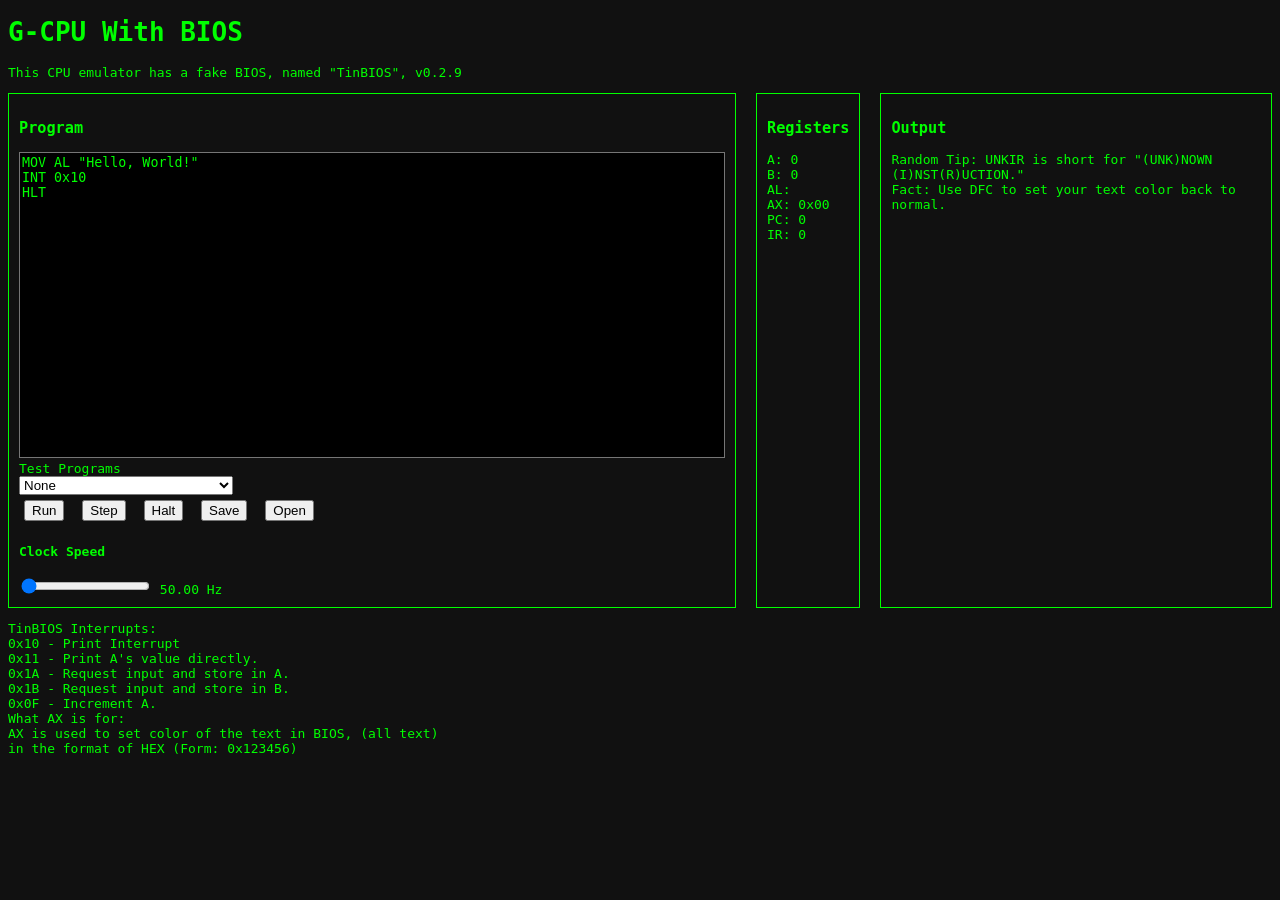
<file: G-CPU Stuff/G-CPU Compiler.htm>
<!DOCTYPE html>
<html>

<head>
    <meta charset="UTF-8">
    <title>G-OS Fiction CPU - With Fake BIOS</title>

    <style>
        body {
            font-family: monospace;
            background: #111;
            color: #0f0;
        }

        #container {
            display: flex;
            gap: 20px;
        }

        textarea {
            width: 700px;
            height: 300px;
            background: #000;
            color: #0f0;
            resize: none;
        }

        button {
            margin: 5px;
        }

        .box {
            border: 1px solid #0f0;
            padding: 10px;
        }
    </style>
</head>

<body>
    <h1>G-CPU With BIOS</h1>
    <p>This CPU emulator has a fake BIOS, named "TinBIOS", v0.2.9</p>

    <div id="container">

        <!-- PROGRAM BOX -->
        <div class="box">
            <h3>Program</h3>

            <textarea id="code">
MOV AL "Hello, World!"
INT 0x10
HLT
            </textarea>

            <br>

            <label for="programs">Test Programs</label>
            <br>

            <select name="programs" id="chooseprogram">
                <option>None</option>
                <option value="inc_a_2_times">Increment A 2 times</option>
                <option value="print_8_and_a_msg">Print numbers and txts with INTs</option>
                <option value="color_test">AX Test</option>
            </select>

            <br>

            <button onclick="run()">Run</button>
            <button onclick="step()">Step</button>
            <button onclick="halt()">Halt</button>
            <button onclick="saveProg()">Save</button>
            <button onclick="openProg()">Open</button>

            <h4>Clock Speed</h4>
            <input type="range" id="clock" min="20" max="1000" value="20">
            <span id="clockVal">50.00 Hz</span>
        </div>

        <!-- REGISTERS -->
        <div class="box">
            <h3>Registers</h3>
            A: <span id="A">0</span><br>
            B: <span id="B">0</span><br>
            AL: <span id="AL"></span><br>
            AX: <span id="AX">0x00</span><br>
            PC: <span id="PC">0</span><br>
            IR: <span id="IR">0</span>
        </div>

        <!-- OUTPUT -->
        <div class="box">
            <h3>Output</h3>
            <div id="output">
                Random Tip: UNKIR is short for "(UNK)NOWN (I)NST(R)UCTION."<br>
                Fact: Use DFC to set your text color back to normal.
            </div>
        </div>

    </div>

    <p>
        TinBIOS Interrupts:<br>
        0x10 - Print Interrupt<br>
        0x11 - Print A's value directly.<br>
        0x1A - Request input and store in A.<br>
        0x1B - Request input and store in B.<br>
        0x0F - Increment A.
        <br>
        What AX is for:<br>
        AX is used to set color of the text in BIOS, (all text)<br>
        in the format of HEX (Form: 0x123456)
    </p>

    <script>
        let A = 0, B = 0, PC = 0, AL = "", AX = 0x00, IR = 0;
        let program = [];
        let running = false;
        let clockSpeed = 20;

        const clockSlider = document.getElementById("clock");
        const clockVal = document.getElementById("clockVal");
        const menu = document.getElementById("chooseprogram");

        menu.addEventListener('change', (event) => {
    const val = event.target.value;
    const codeDisplay = document.getElementById("code");

    switch (val) {
        case "inc_a_2_times":
            codeDisplay.value =
`SET A 5
INT 0x0F
JAN 6 1
INT 0x11
HLT`;
            break;

        case "print_8_and_a_msg":
            codeDisplay.value =
`SET A 6
ADD A 2
MOV AL "Wow, 8 is coming!"
INT 0x10
INT 0x11
HLT`;
            break;

        case "color_test":
            codeDisplay.value =
`MOV AX 0xFF0000
MOV AL "This text is Red"
INT 0x10
MOV AX 0x000FFF
MOV AL "This text is Blue"
INT 0x10

MOV AX DFC
MOV AL "This text is back to Green. (default)"
INT 0x10

HLT`;
            break;

        default:
            codeDisplay.value = "";
    }
});

        clockSlider.oninput = function () {
            let delayMs = Number(this.value);
            clockSpeed = delayMs;

            let hz = (1000 / delayMs).toFixed(2);
            clockVal.textContent = hz + " Hz";
        };

        function parseCode() {
            program = document.getElementById("code").value.split("\n");
        }

        function updateUI() {
            document.getElementById("A").textContent = A;
            document.getElementById("B").textContent = B;
            document.getElementById("AL").textContent = AL;
            document.getElementById("AX").textContent = AX;
            document.getElementById("IR").textContent = IR;
            document.getElementById("PC").textContent = PC;
        }

        function tokenize(line) {
            return line.match(/"[^"]*"|\S+/g) || [];
        }

        function execute(instr) {
            let parts = tokenize(instr);

            if (parts.length === 0) {
                PC++;
                return;
            }

            let op = parts[0];

            if (op === "SET") {
                if (parts[1] === "A") A = Number(parts[2]);
                else if (parts[1] === "B") B = Number(parts[2]);
            }

            else if (op === "ADD") {
                let val = (parts[2] === "A") ? A :
                          (parts[2] === "B") ? B :
                          Number(parts[2]);

                if (parts[1] === "A") A += Number(val);
                else if (parts[1] === "B") B += Number(val);
            }

            else if (op === "SUB") {
                let val = (parts[2] === "A") ? A :
                          (parts[2] === "B") ? B :
                          Number(parts[2]);

                if (parts[1] === "A") A -= val;
                else if (parts[1] === "B") B -= val;
            }

            else if (op === "MOV") {
                if (parts[1] === "A" && parts[2] === "B") A = B;
                else if (parts[1] === "B" && parts[2] === "A") B = A;
                else if (parts[1] === "AL" && parts[2] === "A") AL = String(A);
                else if (parts[1] === "AL" && parts[2] === "B") AL = String(B);
                else if (parts[1] === "AL") AL = parts[2].replace(/"/g, "");
                else if (parts[1] === "AX") {
    AX = parts[2];
}
                else {
                    running = false;
                    document.getElementById("output").innerHTML += "Error: Invalid MOV.<br>";
                }
            }

            else if (op === "JMP") {
                PC = Number(parts[1]);
                return;
            }

            else if (op === "JZ") {
                if (A === 0) {
                    PC = Number(parts[1]);
                    return;
                }
            }

            else if (op === "JAN") {
                if (A === Number(parts[1])) {
                    PC = Number(parts[2]);
                    return;
                }
            }

            else if (op === "INT") {
                if (parts[1] === "0x10") {
                    let color = AX;

                    if (typeof color === "string" && color.startsWith("0x")) {
    color = "#" + color.substring(2);
}                   else if(color === "def" || color === "DFC"){
  document.getElementById("AX").textContent = "#0F0"
  color = "#00FF00"
}

                    document.getElementById("output").innerHTML += `<span style="color: ${color}">${AL}</span>` + "<br>";
                }
                else if (parts[1] === "0x11") {
                    document.getElementById("output").innerHTML += A + "<br>";
                }
                else if (parts[1] === "0x0F") {
                    A += 1;
                }
                else if (parts[1] === "0x2F"){
                    A -= 1;
                }
                else if (parts[1] === "0x1A"){
                  val = prompt("User Input: ");
                  A = Number(val);
                }
                else if (parts[1] === "0x1B"){
                  val = prompt("User Input: ");
                  B = Number(val);
                }
                else {
                    running = false;
                    document.getElementById("output").innerHTML += "Error: Invalid interrupt.<br>";
                }
            }

            else if (op === "HLT") {
                running = false;
                return;
            }

            PC++;
            IR = convertInstrToNum(instr);
        }

        function step() {
            if (PC >= program.length) return;

            execute(program[PC]);
            updateUI();
        }

        function run() {
            parseCode();

            A = 0;
            B = 0;
            PC = 0;
            AL = "";

            document.getElementById("output").innerHTML = "";
            running = true;

            function loop() {
                if (!running || PC >= program.length) return;

                step();
                setTimeout(loop, clockSpeed);
            }

            loop();
        }

        function convertInstrToNum(instr) {
            let op = tokenize(instr)[0];

            switch (op) {
                case "SET": return "12";
                case "MOV": return "15";
                case "INT": return "10";
                case "ADD": return "16";
                case "SUB": return "17";
                case "JMP": return "19";
                case "JZ": return "1";
                case "JAN": return "4";
                case "HLT": return "20";
                
                default:
                    return "UNKIR";
            }
        }

        function halt() {
            running = false;
        }
        
        function convertRegToNum(reg) {
    switch (reg.toUpperCase()) {
        case "A":  return "0x0";
        case "B":  return "0xA";
        case "AL": return "0x3";
        case "AX": return "0xF";
        default:   return reg; // If it's a number or string, keep it as is
    }
}
        
function compileToCustomHex(code) {
    let lines = code.split('\n');
    let output = [];

    lines.forEach(line => {
        let parts = tokenize(line);
        if (parts.length === 0) return;

        let opCode = convertInstrToNum(parts[0]);
        
        let args = parts.slice(1).map(arg => {
            let regNum = convertRegToNum(arg);
            if (typeof regNum === "string") {
                return regNum.replace(/"/g, "");
            }
            return regNum;
        });

        output.push(`${opCode} ${args.join(' ')}`);
    });

    return output.join('\n');
}

function saveProg() {
    const code = document.getElementById("code").value;
    let name = prompt("Enter Program name:", "MyProgram");
    if (!name) return;

    localStorage.setItem(name, code);
    
    let wantFile = prompt("Do you want to save it to your computer? Y/N (ghex)");
    
    if (wantFile && wantFile.toLowerCase() === "y") {
        let compiledCode = compileToCustomHex(code);
        saveFile(compiledCode, name + ".ghex");
    }
}
function saveProg() {
    const code = document.getElementById("code").value;
    let name = prompt("Enter Program name:", "MyProgram");
    if (!name) return;

    localStorage.setItem(name, code);
    
    let wantFile = prompt("Do you want to save it to your computer? Y/N (ghex)");
    
    if (wantFile && wantFile.toLowerCase() === "y") {
        // Now calling the improved compiler
        let compiledCode = compileToCustomHex(code);
        saveFile(compiledCode, name + ".ghex");
    }
}

function openProg() {
  let name = prompt("Enter Program name:", "MyProgram");
  const code = document.getElementById("code");
  code.value = localStorage.getItem(name);
}

function saveFile(content, filename) {
    const blob = new Blob([content], { type: 'text/plain' });
    const url = URL.createObjectURL(blob);
    const a = document.createElement('a');
    
    a.href = url;
    a.download = filename;
    document.body.appendChild(a);
    a.click(); // Triggers the download
    
    // Clean up
    document.body.removeChild(a);
    URL.revokeObjectURL(url);
}

    </script>

</body>

</html>
</file>
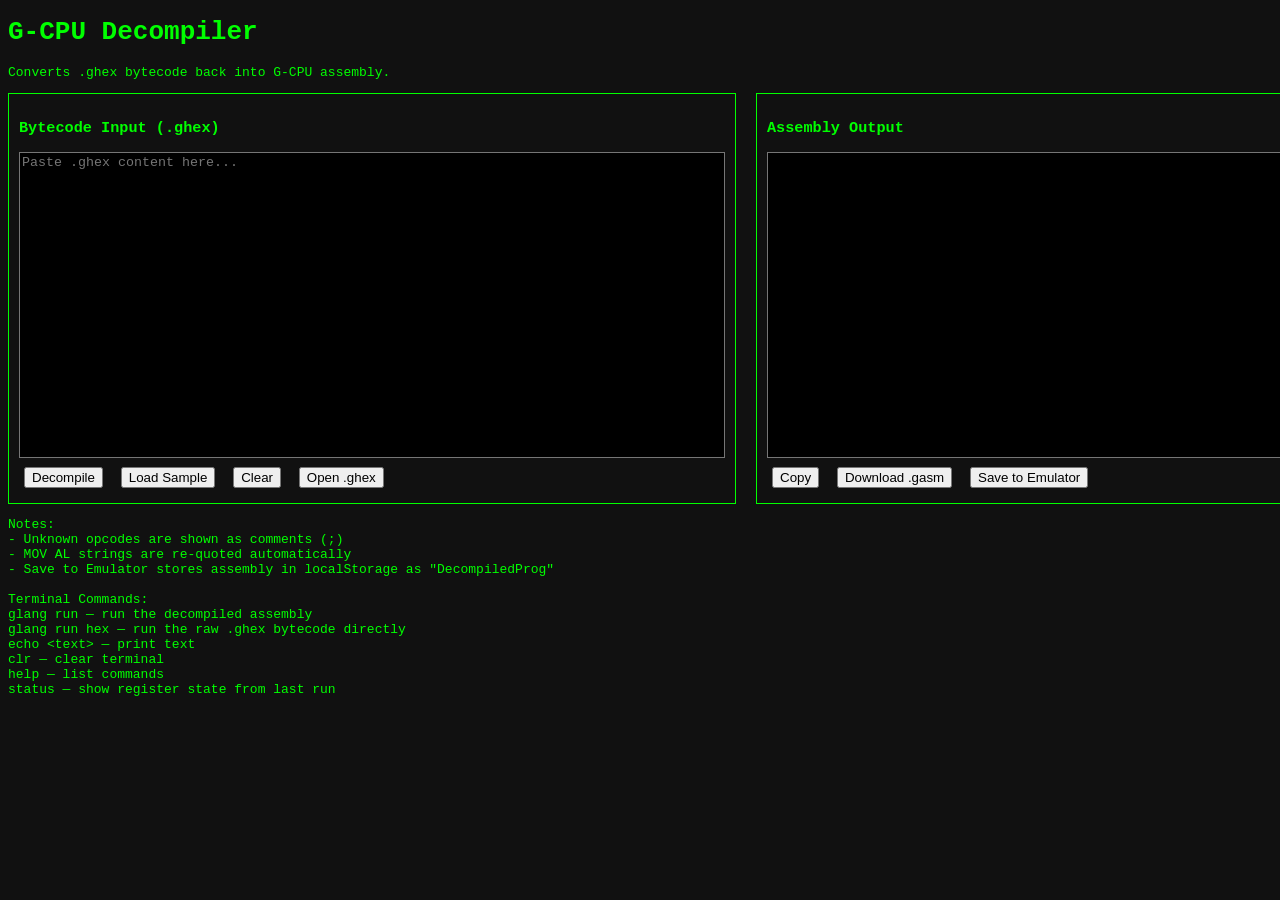
<file: G-CPU Stuff/G-CPU Shell.htm>
<!DOCTYPE html>
<html>

<head>
    <meta charset="UTF-8">
    <title>G-CPU Decompiler</title>

    <style>
        body {
            font-family: monospace;
            background: #111;
            color: #0f0;
        }

        #container {
            display: flex;
            gap: 20px;
        }

        textarea {
            width: 700px;
            height: 300px;
            background: #000;
            color: #0f0;
            resize: none;
        }

        button {
            margin: 5px;
        }

        .box {
            border: 1px solid #0f0;
            padding: 10px;
        }

        #termOutput {
            width: 400px;
            height: 260px;
            background: #000;
            color: #0f0;
            overflow-y: auto;
            padding: 6px;
            border: 1px solid #0f0;
            margin-bottom: 4px;
        }

        #termInputRow {
            display: flex;
            align-items: center;
            gap: 4px;
        }

        #termInput {
            background: #000;
            color: #0f0;
            border: none;
            outline: none;
            font-family: monospace;
            font-size: 14px;
            flex: 1;
            caret-color: #0f0;
        }
    </style>
</head>

<body>
    <h1>G-CPU Decompiler</h1>
    <p>Converts .ghex bytecode back into G-CPU assembly.</p>

    <div id="container">

        <!-- INPUT BOX -->
        <div class="box">
            <h3>Bytecode Input (.ghex)</h3>
            <textarea id="hexIn" placeholder="Paste .ghex content here..."></textarea>
            <br>
            <button onclick="decompile()">Decompile</button>
            <button onclick="loadSample()">Load Sample</button>
            <button onclick="clearAll()">Clear</button>
            <button onclick="loadFile()">Open .ghex</button>
            <input type="file" id="fileInput" accept=".ghex,.txt" style="display:none" onchange="readFile(this)">
        </div>

        <!-- OUTPUT BOX -->
        <div class="box">
            <h3>Assembly Output</h3>
            <textarea id="asmOut" readonly></textarea>
            <br>
            <button onclick="copyAsm()">Copy</button>
            <button onclick="downloadAsm()">Download .gasm</button>
            <button onclick="saveToEmulator()">Save to Emulator</button>
        </div>

        <!-- TERMINAL BOX -->
        <div class="box">
            <h3>Terminal</h3>
            <div id="termOutput"></div>
            <div id="termInputRow">
                <span>G:\&gt;</span>
                <input id="termInput" type="text" autocomplete="off" spellcheck="false" onkeydown="handleKey(event)">
            </div>
        </div>

    </div>

    <p>
        Notes:<br>
        - Unknown opcodes are shown as comments (;)<br>
        - MOV AL strings are re-quoted automatically<br>
        - Save to Emulator stores assembly in localStorage as "DecompiledProg"<br>
        <br>
        Terminal Commands:<br>
        glang run — run the decompiled assembly<br>
        glang run hex — run the raw .ghex bytecode directly<br>
        echo &lt;text&gt; — print text<br>
        clr — clear terminal<br>
        help — list commands<br>
        status — show register state from last run
    </p>

    <script>
        const OPCODE_MAP = {
            "12": "SET", "15": "MOV", "10": "INT", "16": "ADD",
            "17": "SUB", "19": "JMP", "1": "JZ", "4": "JAN", "20": "HLT"
        };

        const REG_MAP = { "0x0": "A", "0xa": "B", "0x3": "AL", "0xf": "AX" };
        const REGS = new Set(["A", "B", "AL", "AX"]);

        let lastRegisters = null;
        let cmdHistory = [];
        let historyIdx = -1;

        function deregister(tok) {
            return REG_MAP[tok.toLowerCase()] || tok;
        }

        function decompileLine(line) {
            line = line.trim();
            if (!line || line.startsWith(";")) return { asm: line, warn: false };

            const spaceIdx = line.indexOf(" ");
            if (spaceIdx === -1) {
                const mnemonic = OPCODE_MAP[line];
                if (!mnemonic) return { asm: "; UNKNOWN OPCODE: " + line, warn: true };
                return { asm: mnemonic, warn: false };
            }

            const opcode = line.substring(0, spaceIdx);
            const rest = line.substring(spaceIdx + 1);
            const mnemonic = OPCODE_MAP[opcode];

            if (!mnemonic) return { asm: "; UNKNOWN OPCODE: " + line, warn: true };

            const restSpace = rest.indexOf(" ");
            if (restSpace === -1) {
                return { asm: mnemonic + " " + deregister(rest), warn: false };
            }

            const firstArg = deregister(rest.substring(0, restSpace));
            const remainder = rest.substring(restSpace + 1);

            if (mnemonic === "MOV" && firstArg === "AL" && !REGS.has(remainder)) {
                return { asm: 'MOV AL "' + remainder + '"', warn: false };
            }

            const allArgs = rest.split(" ").map(deregister);
            return { asm: mnemonic + " " + allArgs.join(" "), warn: false };
        }

        function decompile() {
            const input = document.getElementById("hexIn").value.trim();
            if (!input) {
                document.getElementById("status") && (document.getElementById("status").innerHTML = "Error: No input.");
                return false;
            }

            const lines = input.split("\n");
            const out = [];
            let warnings = 0;

            lines.forEach(line => {
                const result = decompileLine(line);
                if (result.warn) warnings++;
                out.push(result.asm);
            });

            document.getElementById("asmOut").value = out.join("\n");
            return true;
        }

        // ── Assembly interpreter ──────────────────────────────────────────

        function tokenize(line) {
            return line.match(/"[^"]*"|\S+/g) || [];
        }

        function runAssembly(code) {
            let A = 0, B = 0, AL = "", AX = "0x00";
            let PC = 0;
            const program = code.split("\n");
            const MAX_STEPS = 10000;
            let steps = 0;

            while (PC < program.length && steps < MAX_STEPS) {
                steps++;
                const line = program[PC].trim();
                if (!line || line.startsWith(";")) { PC++; continue; }

                const parts = tokenize(line);
                if (!parts.length) { PC++; continue; }

                const op = parts[0];

                if (op === "SET") {
                    if (parts[1] === "A") A = Number(parts[2]);
                    else if (parts[1] === "B") B = Number(parts[2]);
                }
                else if (op === "MOV") {
                    if (parts[1] === "A" && parts[2] === "B") A = B;
                    else if (parts[1] === "B" && parts[2] === "A") B = A;
                    else if (parts[1] === "AL" && parts[2] === "A") AL = String(A);
                    else if (parts[1] === "AL" && parts[2] === "B") AL = String(B);
                    else if (parts[1] === "AL") AL = parts[2].replace(/"/g, "");
                    else if (parts[1] === "AX") AX = parts[2];
                }
                else if (op === "ADD") {
                    let val = parts[2] === "A" ? A : parts[2] === "B" ? B : Number(parts[2]);
                    if (parts[1] === "A") A += val;
                    else if (parts[1] === "B") B += val;
                }
                else if (op === "SUB") {
                    let val = parts[2] === "A" ? A : parts[2] === "B" ? B : Number(parts[2]);
                    if (parts[1] === "A") A -= val;
                    else if (parts[1] === "B") B -= val;
                }
                else if (op === "INT") {
                    if (parts[1] === "0x10") {
                        let color = AX;
                        if (typeof color === "string" && color.startsWith("0x")) color = "#" + color.substring(2);
                        else if (color === "DFC" || color === "def") color = "#00ff00";
                        termPrint('<span style="color:' + color + '">' + AL + '</span>');
                    }
                    else if (parts[1] === "0x11") { termPrint(String(A)); }
                    else if (parts[1] === "0x0F") { A += 1; }
                    else if (parts[1] === "0x1A") { let v = prompt("Input:"); A = Number(v); }
                    else if (parts[1] === "0x2F") {A -= 1;}
                    else if (parts[1] === "0x1B") { let v = prompt("Input:"); B = Number(v); }
                    else { termPrint('<span style="color:#f44">Error: Invalid interrupt ' + parts[1] + '</span>'); break; }
                }
                else if (op === "JMP") { PC = Number(parts[1]); continue; }
                else if (op === "JZ")  { if (A === 0) { PC = Number(parts[1]); continue; } }
                else if (op === "JAN") { if (A === Number(parts[1])) { PC = Number(parts[2]); continue; } }
                else if (op === "HLT") { break; }

                PC++;
            }

            if (steps >= MAX_STEPS) termPrint('<span style="color:#f44">Error: max steps reached (infinite loop?)</span>');

            lastRegisters = { A, B, AL, AX };
        }

        // ── .ghex direct runner ───────────────────────────────────────────

        function runGhex(code) {
            // decompile on the fly then run
            const lines = code.split("\n");
            const out = [];
            lines.forEach(line => out.push(decompileLine(line).asm));
            runAssembly(out.join("\n"));
        }

        // ── Terminal ──────────────────────────────────────────────────────

        function termPrint(html) {
            const t = document.getElementById("termOutput");
            t.innerHTML += html + "<br>";
            t.scrollTop = t.scrollHeight;
        }

        function handleKey(e) {
            const input = document.getElementById("termInput");

            if (e.key === "Enter") {
                const cmd = input.value.trim();
                input.value = "";
                if (!cmd) return;

                cmdHistory.unshift(cmd);
                historyIdx = -1;

                termPrint("G:\\&gt; " + cmd);
                runCommand(cmd);
            }

            if (e.key === "ArrowUp") {
                if (historyIdx < cmdHistory.length - 1) historyIdx++;
                input.value = cmdHistory[historyIdx] || "";
                e.preventDefault();
            }

            if (e.key === "ArrowDown") {
                if (historyIdx > 0) historyIdx--;
                else historyIdx = -1;
                input.value = historyIdx >= 0 ? cmdHistory[historyIdx] : "";
                e.preventDefault();
            }
        }

        function runCommand(cmd) {
            const parts = cmd.trim().split(" ");
            const base = parts[0].toLowerCase();

            if (cmd.toLowerCase() === "glang run") {
                const asm = document.getElementById("asmOut").value.trim();
                if (!asm) {
                    termPrint('<span style="color:#f44">No assembly loaded. Run Decompile first.</span>');
                    return;
                }
                termPrint("Running assembly...");
                runAssembly(asm);
                termPrint(`<span style='color:gray'>>--- Program Successfully Ran ---<</span>`);
            }

            else if (cmd.toLowerCase() === "glang run hex") {
                const hex = document.getElementById("hexIn").value.trim();
                if (!hex) {
                    termPrint('<span style="color:#f44">No .ghex input loaded.</span>');
                    return;
                }
                termPrint("Running .ghex directly...");
                runGhex(hex);
                termPrint(`<span style='color:gray'>>--- Program Successfully Ran ---<</span>`);
            }

            else if (base === "echo") {
                termPrint(parts.slice(1).join(" "));
            }

            else if (base === "clr" || base === "clear") {
                document.getElementById("termOutput").innerHTML = "";
            }

            else if (base === "help") {
                termPrint("Commands:");
                termPrint("  glang run      — run decompiled assembly");
                termPrint("  glang run hex  — run raw .ghex bytecode");
                termPrint("  echo &lt;text&gt;   — print text");
                termPrint("  clr            — clear terminal");
                termPrint("  status         — show last register state");
                termPrint("  help           — show this list");
            }

            else if (base === "status") {
                if (!lastRegisters) {
                    termPrint("No program has been run yet.");
                } else {
                    const r = lastRegisters;
                    termPrint("A:  " + r.A);
                    termPrint("B:  " + r.B);
                    termPrint("AL: " + r.AL);
                    termPrint("AX: " + r.AX);
                }
            }

            else {
                termPrint('<span style="color:#f44">Unknown command: ' + base + '. Type "help" for commands.</span>');
            }
        }

        // ── Other buttons ─────────────────────────────────────────────────

        function clearAll() {
            document.getElementById("hexIn").value = "";
            document.getElementById("asmOut").value = "";
        }

        function copyAsm() {
            const v = document.getElementById("asmOut").value;
            if (!v) return;
            navigator.clipboard.writeText(v);
            termPrint("Assembly copied to clipboard.");
        }

        function downloadAsm() {
            const v = document.getElementById("asmOut").value;
            if (!v) return;
            const a = document.createElement("a");
            a.href = URL.createObjectURL(new Blob([v], { type: "text/plain" }));
            a.download = "program.gasm";
            document.body.appendChild(a);
            a.click();
            document.body.removeChild(a);
        }

        function saveToEmulator() {
            const v = document.getElementById("asmOut").value;
            if (!v) return;
            localStorage.setItem("DecompiledProg", v);
            termPrint('Saved to localStorage as "DecompiledProg".');
        }

        function loadFile() {
            document.getElementById("fileInput").click();
        }

        function readFile(input) {
            const file = input.files[0];
            if (!file) return;
            const reader = new FileReader();
            reader.onload = e => {
                document.getElementById("hexIn").value = e.target.result;
                termPrint("Loaded: " + file.name);
            };
            reader.readAsText(file);
        }

        function loadSample() {
            document.getElementById("hexIn").value =
`15 0xF 0xFF0000
15 0x3 This text is Red
10 0x10
15 0xF 0x000FFF
15 0x3 This text is Blue
10 0x10
15 0xF DFC
15 0x3 Back to Green
10 0x10
12 0x0 6
16 0x0 2
15 0x3 Wow, 8 is coming!
10 0x10
10 0x11
20`;
            termPrint("Sample loaded.");
        }

        // focus terminal input on click anywhere in terminal box
        document.addEventListener("DOMContentLoaded", () => {
            document.getElementById("termOutput").addEventListener("click", () => {
                document.getElementById("termInput").focus();
            });
            termPrint('TinBIOS Terminal. Type "help" for commands.');
        });
    </script>

</body>

</html>
</file>
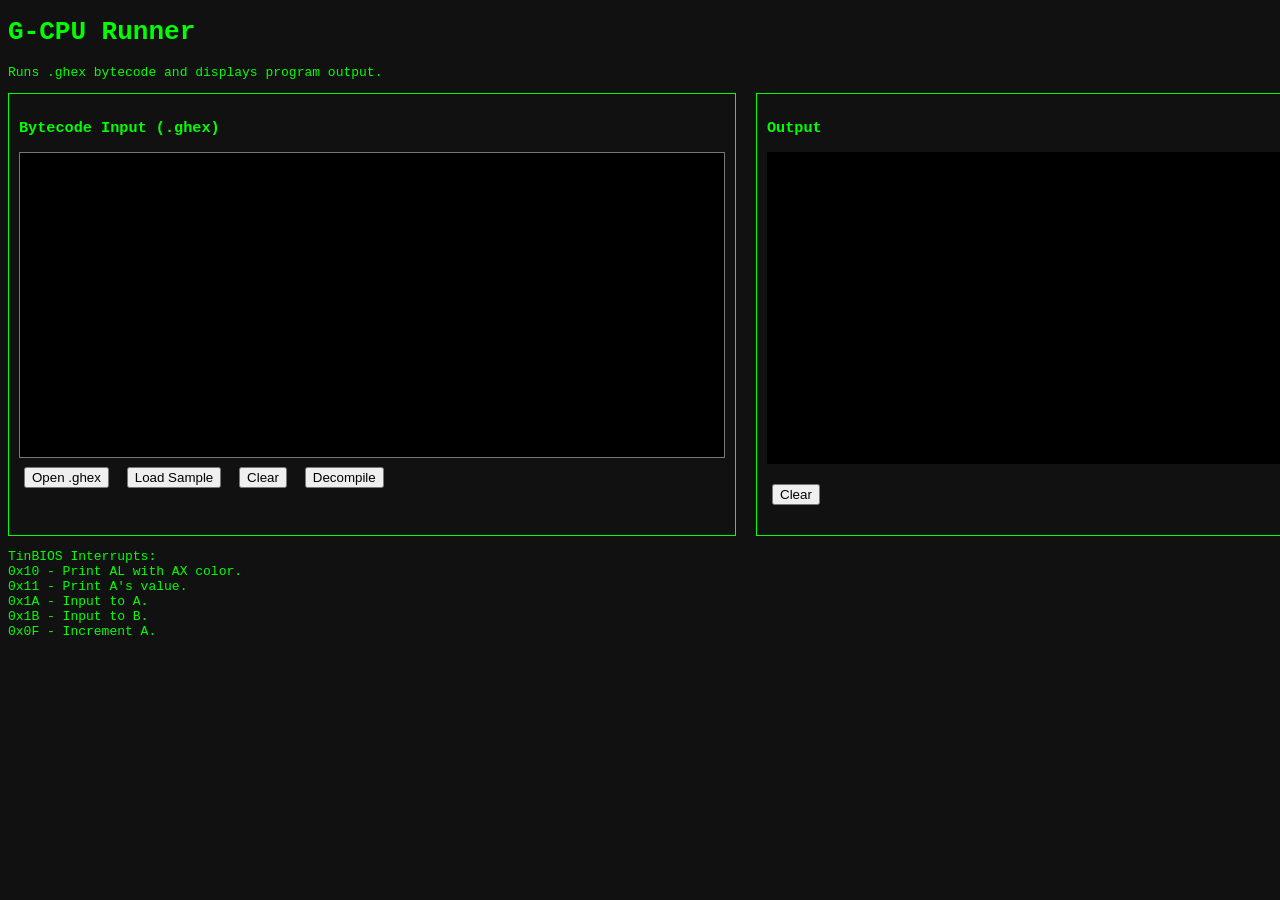
<file: G-CPU Stuff/online_viewer_net (2).htm>
<!DOCTYPE html>
<html>

<head>
    <meta charset="UTF-8">
    <title>G-CPU Decompiler</title>

    <style>
        body {
            font-family: monospace;
            background: #111;
            color: #0f0;
        }

        #container {
            display: flex;
            gap: 20px;
        }

        textarea {
            width: 700px;
            height: 300px;
            background: #000;
            color: #0f0;
            resize: none;
        }

        button {
            margin: 5px;
        }

        .box {
            border: 1px solid #0f0;
            padding: 10px;
        }
    </style>
</head>

<body>
    <h1>G-CPU Runner</h1>
    <p>Runs .ghex bytecode and displays program output.</p>

    <div id="container">

        <!-- INPUT BOX -->
        <div class="box">
            <h3>Bytecode Input (.ghex)</h3>
            <textarea id="hexIn" readonly></textarea>
            <br>
            <button onclick="loadFile()">Open .ghex</button>
            <button onclick="loadSample()">Load Sample</button>
            <button onclick="clearAll()">Clear</button>
            <button onclick="decompile()">Decompile</button>
            <input type="file" id="fileInput" accept=".ghex,.txt" style="display:none" onchange="readFile(this)">
        </div>

        <!-- TERMINAL BOX -->
        <div class="box">
            <h3>Output</h3>
            <div id="terminal" style="width:700px;height:300px;background:#000;color:#0f0;overflow-y:auto;padding:6px;"></div>
            <br>
            <button onclick="clearTerminal()">Clear</button>
        </div>

        <!-- INFO BOX -->
        <div class="box">
            <h3>Opcode Table</h3>
            12 = SET<br>
            15 = MOV<br>
            10 = INT<br>
            16 = ADD<br>
            17 = SUB<br>
            19 = JMP<br>
            1 = JZ<br>
            4 = JAN<br>
            20 = HLT<br>
            <br>
            <h3>Register Table</h3>
            0x0 = A<br>
            0xA = B<br>
            0x3 = AL<br>
            0xF = AX<br>
            <br>
            <h3>Status</h3>
            <div id="status">Ready.</div>
        </div>

    </div>

    <p>
        TinBIOS Interrupts:<br>
        0x10 - Print AL with AX color.<br>
        0x11 - Print A's value.<br>
        0x1A - Input to A.<br>
        0x1B - Input to B.<br>
        0x0F - Increment A.
    </p>

    <script>
        const OPCODE_MAP = {
            "12": "SET", "15": "MOV", "10": "INT", "16": "ADD",
            "17": "SUB", "19": "JMP", "1": "JZ", "4": "JAN", "20": "HLT"
        };

        const REG_MAP = { "0x0": "A", "0xa": "B", "0x3": "AL", "0xf": "AX" };

        function deregister(tok) {
            return REG_MAP[tok.toLowerCase()] || tok;
        }

        function tokenize(line) {
            return line.match(/"[^"]*"|\S+/g) || [];
        }

        function termPrint(html) {
            document.getElementById("terminal").innerHTML += html + "<br>";
        }

        function clearTerminal() {
            document.getElementById("terminal").innerHTML = "";
        }

        function runGhex(code) {
            clearTerminal();

            let A = 0, B = 0, AL = "", AX = "0x00";
            let PC = 0;
            let program = code.split("\n");
            const MAX_STEPS = 10000;
            let steps = 0;

            while (PC < program.length && steps < MAX_STEPS) {
                steps++;
                const line = program[PC].trim();
                if (!line) { PC++; continue; }

                const parts = tokenize(line);
                if (!parts.length) { PC++; continue; }

                const opcode = parts[0];
                const mnemonic = OPCODE_MAP[opcode];

                if (!mnemonic) {
                    termPrint('<span style="color:#f44">Error: Unknown opcode ' + opcode + ' at line ' + PC + '</span>');
                    break;
                }

                const args = parts.slice(1).map(deregister);

                if (mnemonic === "SET") {
                    if (args[0] === "A") A = Number(args[1]);
                    else if (args[0] === "B") B = Number(args[1]);
                }

                else if (mnemonic === "MOV") {
                    if (args[0] === "A" && args[1] === "B") A = B;
                    else if (args[0] === "B" && args[1] === "A") B = A;
                    else if (args[0] === "AL" && args[1] === "A") AL = String(A);
                    else if (args[0] === "AL" && args[1] === "B") AL = String(B);
                    else if (args[0] === "AL") AL = args[1].replace(/"/g, "");
                    else if (args[0] === "AX") AX = args[1];
                }

                else if (mnemonic === "ADD") {
                    let val = args[1] === "A" ? A : args[1] === "B" ? B : Number(args[1]);
                    if (args[0] === "A") A += val;
                    else if (args[0] === "B") B += val;
                }

                else if (mnemonic === "SUB") {
                    let val = args[1] === "A" ? A : args[1] === "B" ? B : Number(args[1]);
                    if (args[0] === "A") A -= val;
                    else if (args[0] === "B") B -= val;
                }

                else if (mnemonic === "INT") {
                    if (args[0] === "0x10") {
                        let color = AX;
                        if (typeof color === "string" && color.startsWith("0x")) {
                            color = "#" + color.substring(2);
                        } else if (color === "DFC" || color === "def") {
                            color = "#00ff00";
                        }
                        termPrint('<span style="color:' + color + '">' + AL + '</span>');
                    }
                    else if (args[0] === "0x11") {
                        termPrint(A);
                    }
                    else if (args[0] === "0x0F") {
                        A += 1;
                    }
                    else if (args[0] === "0x1A") {
                        let val = prompt("User Input:");
                        A = Number(val);
                    }
                    else if (args[0] === "0x1B") {
                        let val = prompt("User Input:");
                        B = Number(val);
                    }
                    else {
                        termPrint('<span style="color:#f44">Error: Invalid interrupt ' + args[0] + '</span>');
                        break;
                    }
                }

                else if (mnemonic === "JMP") {
                    PC = Number(args[0]);
                    continue;
                }

                else if (mnemonic === "JZ") {
                    if (A === 0) { PC = Number(args[0]); continue; }
                }

                else if (mnemonic === "JAN") {
                    if (A === Number(args[0])) { PC = Number(args[1]); continue; }
                }

                else if (mnemonic === "HLT") {
                    document.getElementById("status").innerHTML = "Program halted.";
                    return;
                }

                PC++;
            }

            if (steps >= MAX_STEPS) {
                termPrint('<span style="color:#f44">Error: Max steps reached (infinite loop?)</span>');
            }

            document.getElementById("status").innerHTML = "Done.";
        }

        function decompile() {
            const input = document.getElementById("hexIn").value.trim();
            if (!input) {
                document.getElementById("status").innerHTML = "Error: No input.";
                return;
            }
            runGhex(input);
        }

        function clearAll() {
            document.getElementById("hexIn").value = "";
            clearTerminal();
            document.getElementById("status").innerHTML = "Cleared.";
        }

        function loadFile() {
            document.getElementById("fileInput").click();
        }

        function readFile(input) {
            const file = input.files[0];
            if (!file) return;
            const reader = new FileReader();
            reader.onload = e => {
                document.getElementById("hexIn").value = e.target.result;
                document.getElementById("status").innerHTML = "Loaded: " + file.name;
                decompile();
            };
            reader.readAsText(file);
        }

        function loadSample() {
            document.getElementById("hexIn").value =
`15 0xF 0xFF0000
15 0x3 This text is Red
10 0x10
15 0xF 0x000FFF
15 0x3 This text is Blue
10 0x10
15 0xF DFC
15 0x3 Back to Green
10 0x10
12 0x0 6
16 0x0 2
15 0x3 Wow, 8 is coming!
10 0x10
10 0x11
20`;
            document.getElementById("status").innerHTML = "Sample loaded.";
            decompile();
        }
    </script>

</body>

</html>
</file>
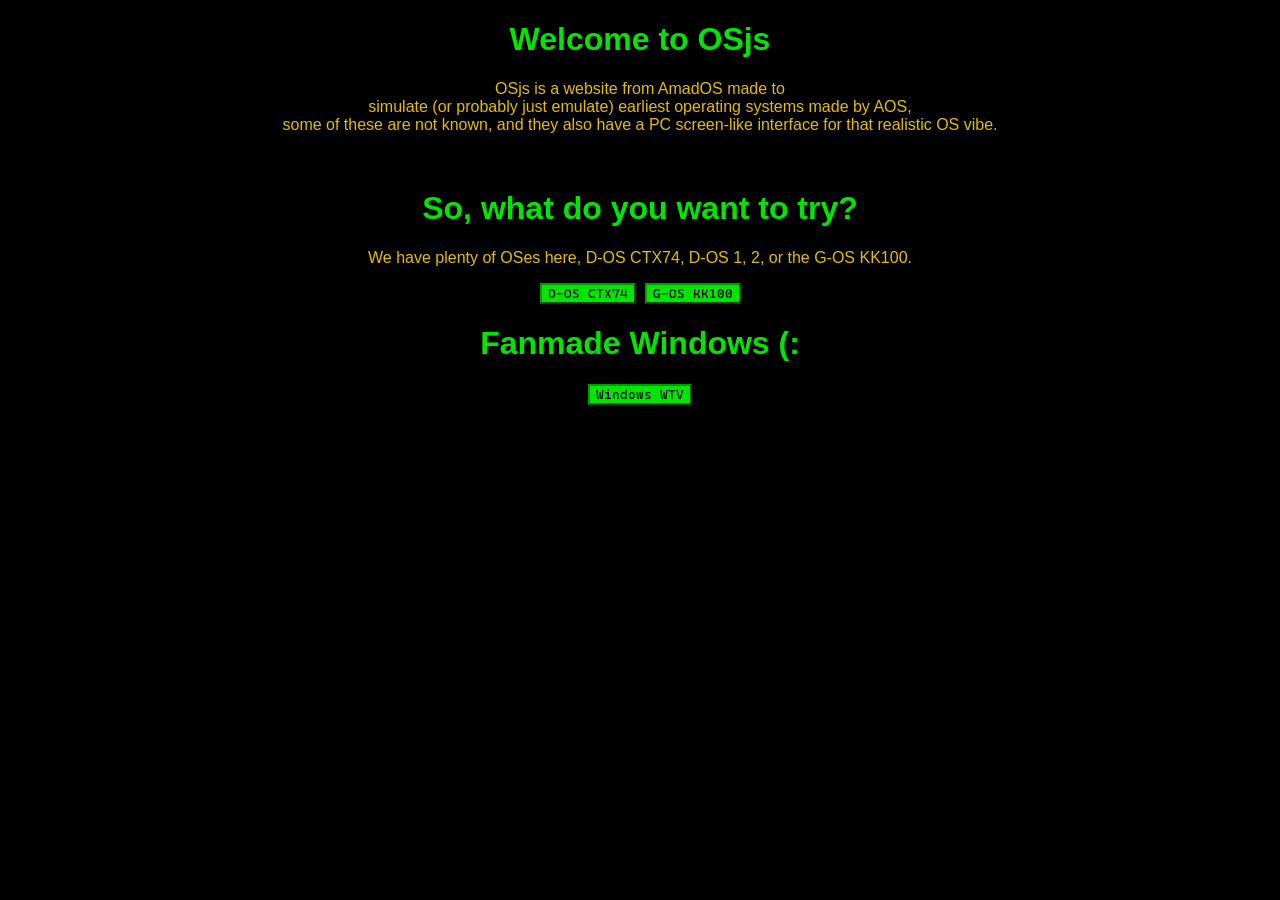
<file: osjs/plat.html>
<!--
 _____ _____ _     
|  _  /  ___(_)    
| | | \ `--. _ ___ 
| | | |`--. \ / __|
\ \_/ /\__/ / \__ \
 \___/\____/| |___/
           _/ |    
          |__/     
-->


<!DOCTYPE html>
<html lang="en">
<head>
    <meta charset="UTF-8">
    <meta name="viewport" content="width=device-width, initial-scale=1.0">
    <link rel="preconnect" href="https://fonts.googleapis.com">
    <link rel="preconnect" href="https://fonts.gstatic.com" crossorigin>
    <link href="https://fonts.googleapis.com/css2?family=Cascadia+Code:ital,wght@0,200..700;1,200..700&display=swap" rel="stylesheet">
    <link rel="stylesheet" href="style.css">
    <title>AmadOS | OSjs</title>
</head>
<body>
    <h1 style="color: rgb(0, 230, 0); font-family: sans-serif;">Welcome to OSjs</h1>
    <p style="color: rgb(230, 188, 0); font-family: sans-serif;">OSjs is a website from AmadOS made to <br>simulate (or probably just emulate) earliest operating systems made by AOS, <br> some of these are not known, and they also have a PC screen-like interface for that realistic OS vibe.</p>
    <br>
    <h1 style="color: rgb(0, 230, 0); font-family: sans-serif;">So, what do you want to try?</h1>
    <p style="color: rgb(230, 188, 0); font-family: sans-serif;">We have plenty of OSes here, D-OS CTX74, D-OS 1, 2, or the G-OS KK100.</p>
    <button style="background-color:rgb(0, 230, 0); font-family: 'Cascadia Code'; border-color: rgb(0, 155, 0)"><a href="OSes/dos_ctx74.html" style="text-decoration: none; color:black;">D-OS CTX74</a></button>
    <button style="background-color:rgb(0, 230, 0); font-family: 'Cascadia Code'; border-color: rgb(0, 155, 0)"><a href="osjs/OSes/gos_kk100.html" style="text-decoration: none; color:black;">G-OS KK100</a></button>
    <h1 style="color: rgb(0, 230, 0); font-family: sans-serif;">Fanmade Windows (:</h1>
    <button style="background-color:rgb(0, 230, 0); font-family: 'Cascadia Code'; border-color: rgb(0, 155, 0)"><a href="osjs/OSes/win_wtv.html" style="text-decoration: none; color:black;">Windows WTV</a></button>
</body>
</body>
</body>
</html>
</file>
<file: IMPORTANT STUFF/Nuh uh/G-OS Build 13/styles.css>
/* Main Elements */
body {
  text-align: center;
  font-family: 'Audiowide', Sans-Serif;
  background-color: black;
  color: #39FF14;
  margin: 0;
  padding: 0;
  height: 100%;
  width: 100%;
  overflow: hidden;
}

.title {
  color: #00C853;
}

/* End of main elements. */
/* Elements for most of the UI.*/

#currentTime {
  left: 40%;
  top: 0px;
  position: absolute;
}

input {
  outline: none;
  background-color: #39AA00;
  border-color: #39FF14;
}

button {
  background-color: #39FF14;
  border-radius: 10px;
  padding: 6px;
  width: 90px;
  border-color: #39AA00;
  color: black;
  position: relative;
}

button:active {
  background-color: #39AA00;
}

.window {
  display: none;
  background-color: #39AA00;
  width: 550px;
  height: 300px;
  position: fixed;
  overflow: auto;
}
.taskbar {
  background-color: #39AA00;
  top: 94%;
  width: 100%;
  height: 32px;
  position: absolute;
  text-align: left;
  display: none;
}

.shutdown-screen {
  background-color: black;
  color: white;
  height: 100vh;
  width: 100vw;
  display: flex;
  justify-content: center;
  align-items: center;
  flex-direction: column;
}

.tskOptions {
  display: none;
  background-color: #39AA00;
  width: 300px;
  height: 200px;
  position: fixed;
  overflow: auto;
  z-index: 1000;
  display: none'
}

/* End of most of the UI elements. */



/*
Color Pallete (for backup):

#39FF14 – Neon Green

#39AA00 - Dark Neon Green - Just for not too alien looking OS.

#00FF9D – Aqua Neon

#00C853 – Vivid Green

#003B2B – Deep Tech Dark Green

#D9F99D – Soft Neon Background
*/
</file>
<file: osjs/style.css>
body{
    background-color: black;
    font-family: 'Cascadia Code', sans-serif;
    color: white;
    text-align: center;
}

.computer-display-ctx74 {
    width: 800px;
    height: 500px;
    border: 5px solid #7b7b7b;
    margin: 5px auto;
    background-color: #000000;
}

.computer-frame-ctx74 {
    width: 820px;
    height: 520px;
    border: 40px solid #0081b0;
    border-radius: 10px;
    margin: 50px auto;
    background-color: #222222;
    padding: 5px;
}

.start-menu-ctx74 {
    position: absolute; 
    bottom: 170px; 
    left: 451px; 
    width: 200px; 
    background-color: rgb(0, 88, 170); 
    border: 2px solid black; 
    padding: 10px;
}

.window-ctx74 {
    position: absolute; 
    top: 200px; 
    left: 650px; 
    width: 400px; 
    height: 300px; 
    background-color: #0081b0; 
    border: 2px solid black; 
    box-shadow: 5px 5px 10px rgba(0,0,0,0.5);
}
</file>
